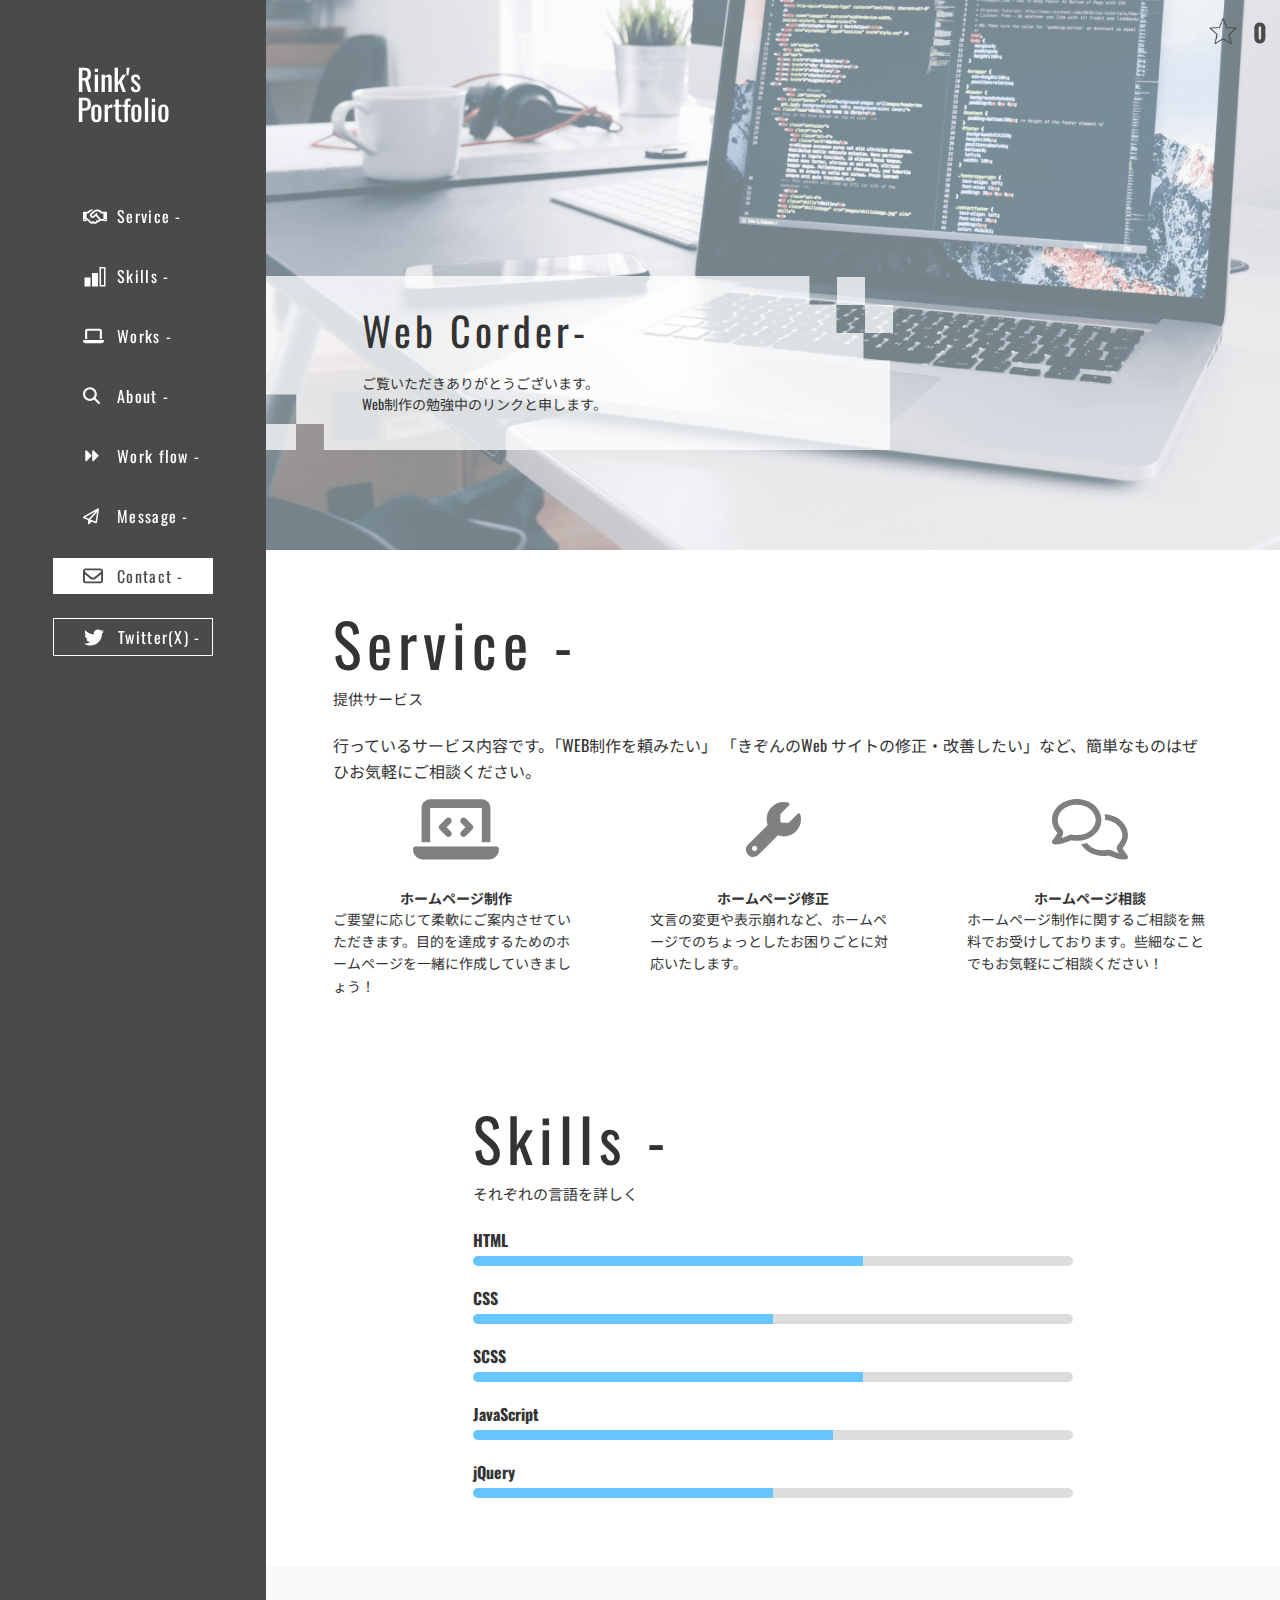
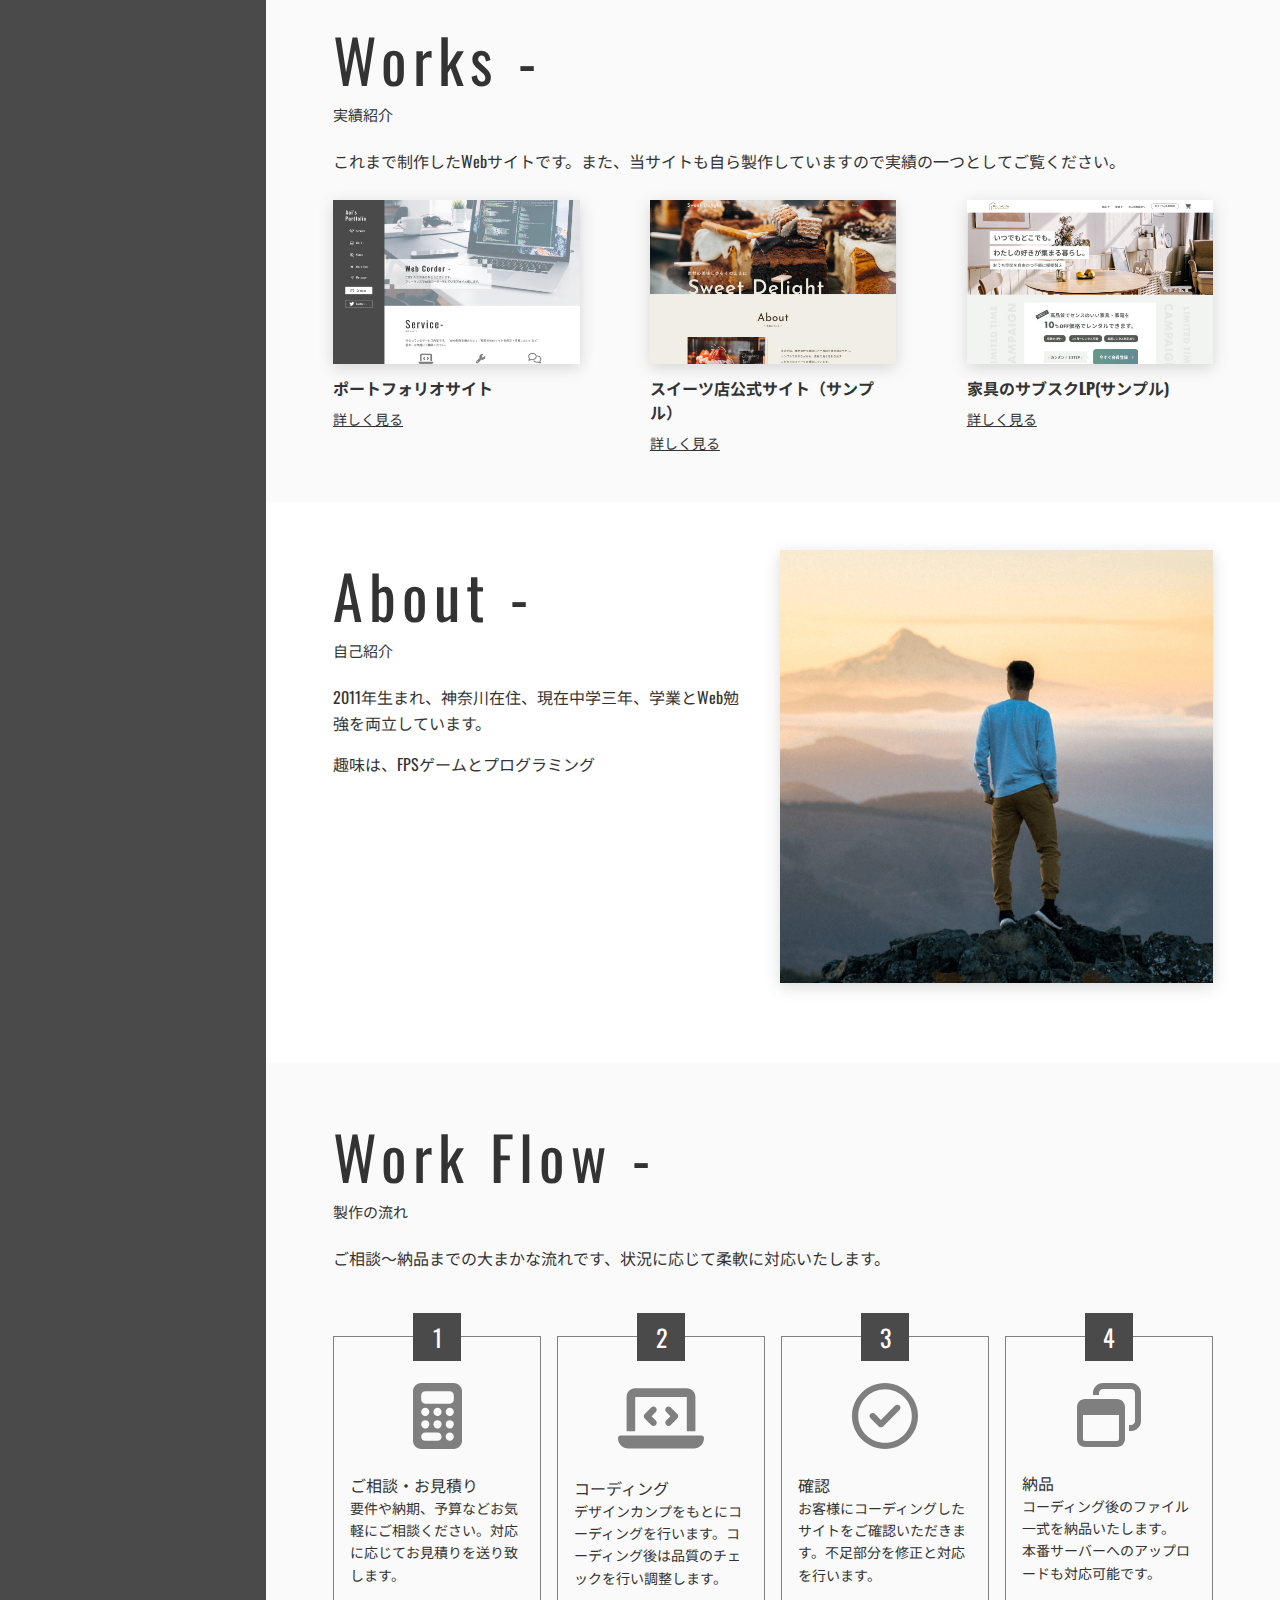
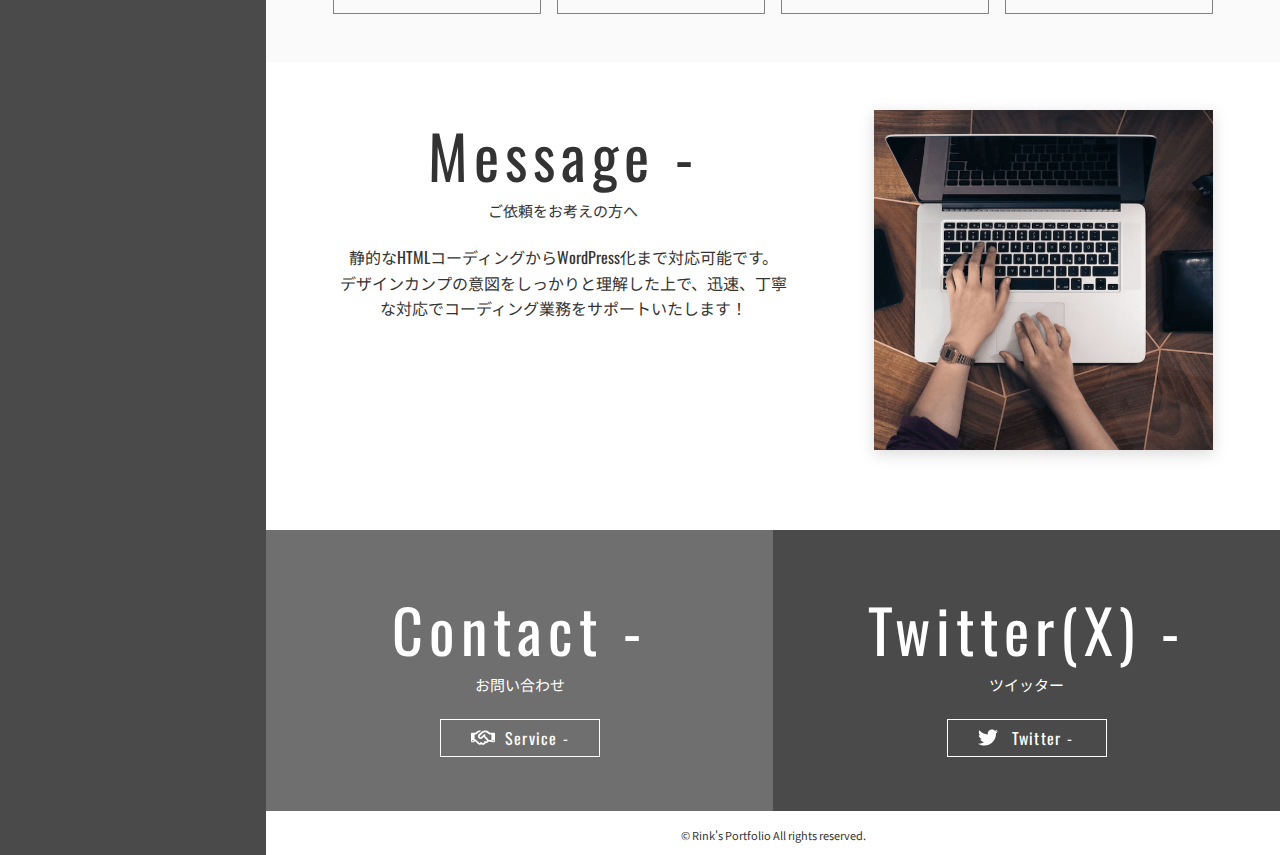
<file: rinku_po-toforio_practice/index.html>
<!DOCTYPE html>
<html lang="ja">
  <head>
    <meta charset="UTF-8" />
    <meta name="viewport" content="width=device-width, initial-scale=1.0" />
    <!-- 検索にヒットさせない -->
    <meta name="robots" content="noindex" />
    <title>Web制作を行っているリンクのポートフォリオサイト</title>
    <meta
      name="description"
      content="フリーランスWEBコーダーのリンクのポートフォリオサイトです。「WEB制作を積みたい」 「既存の」WEB子サイトの修正・改善したい」などぜひ
    お気軽にご連絡ください。"
    />

    <!-- Google Fonts -->
    <link rel="preconnect" href="https://fonts.googleapis.com" />
    <link rel="preconnect" href="https://fonts.gstatic.com" crossorigin />
    <link
      href="https://fonts.googleapis.com/css2?family=Noto+Sans+JP:wght@100..900&family=Oswald:wght@200..700&display=swap"
      rel="stylesheet"
    />

    <!-- スタイルシート -->
    <link rel="stylesheet" href="./css/reset.css" />
    <link rel="stylesheet" href="./css/style.css" />
  </head>
  <body>
    <div class="wrapper">
      <header class="header">
        <div class="header-container">
          <div class="header-logo">Rink's<br />Portfolio</div>
          <button
            type="button"
            id="js-button-drawer"
            class="header-menu-button"
          >
            Menu
          </button>

          <div id="js-drawer" class="header-contents"></div>
          <nav class="header-nav">
            <ul class="header-nav-list">
              <li class="header-nav-item">
                <a href="#service" class="header-nav-link button">
                  <span class="button-icon">
                    <svg
                      width="24"
                      height="15"
                      viewBox="0 0 24 15"
                      fill="none"
                      xmlns="http://www.w3.org/2000/svg"
                    >
                      <path
                        d="M10.2075 0.428596L8.29125 2.33175C7.7175 2.48818 7.185 2.77495 6.735 3.16974L5.7375 4.05241C5.355 4.39133 4.85625 4.57755 4.3425 4.57755H3.6V9.34475C4.365 9.3671 5.0925 9.67622 5.63625 10.2163L6.97125 11.5421L7.23375 11.8028L8.24625 12.8084C8.47875 13.0393 8.86125 13.0393 9.09375 12.8084C9.1575 12.7451 9.20625 12.6706 9.2325 12.5924C9.3375 12.3056 9.58125 12.0896 9.88125 12.0226C10.1813 11.9555 10.4963 12.0449 10.7138 12.2647L11.1188 12.6594C11.5538 13.0915 12.2588 13.0915 12.69 12.6594C12.8925 12.4583 13.0013 12.2013 13.0125 11.9369C13.0275 11.6092 13.2225 11.3187 13.5225 11.1771C13.8225 11.0356 14.1713 11.0654 14.4375 11.2554C14.79 11.5049 15.2813 11.4714 15.5963 11.1585C15.9488 10.8084 15.9488 10.2423 15.5963 9.89596L12.7538 7.07288L11.4112 8.30193C10.3875 9.24047 8.81625 9.25537 7.77375 8.33545C6.585 7.28517 6.55875 5.45278 7.71375 4.36899L10.3425 1.90345C11.37 0.94256 12.7275 0.40625 14.1413 0.40625C15.495 0.40625 16.8038 0.901592 17.8125 1.79172L18.9413 2.78985H20.4H21.9H23.4C23.73 2.78985 24 3.05801 24 3.38575V11.1325C24 11.7917 23.4638 12.3243 22.8 12.3243H21.6C21.1575 12.3243 20.7675 12.0859 20.5613 11.7284H17.3775C17.25 11.9779 17.0813 12.2162 16.8713 12.4248C16.23 13.0617 15.3413 13.3112 14.5088 13.1734C14.3738 13.4453 14.19 13.6985 13.9613 13.9257C12.9375 14.9425 11.3363 15.043 10.1963 14.2274C9.255 15.0021 7.8525 14.9537 6.97125 14.0747L5.9625 13.0691L5.7 12.8084L4.365 11.4825C4.15875 11.2777 3.88875 11.1585 3.6 11.1362C3.6 11.7917 3.06 12.3243 2.4 12.3243H1.2C0.53625 12.3243 0 11.7917 0 11.1325V3.38575C0 3.05801 0.27 2.78985 0.6 2.78985H2.1H3.6H4.3425C4.4175 2.78985 4.48875 2.76378 4.54125 2.71536L5.535 1.83641C6.58125 0.91649 7.9275 0.40625 9.32625 0.40625H9.7125C9.8775 0.40625 10.0463 0.413699 10.2075 0.428596ZM20.4 9.94065V4.57755H18.6C18.3788 4.57755 18.165 4.49561 18.0038 4.35036L16.62 3.12877C15.9375 2.52542 15.0563 2.19395 14.1413 2.19395C13.1888 2.19395 12.2738 2.55522 11.58 3.20326L8.95125 5.66879C8.565 6.03378 8.5725 6.6483 8.97 6.9984C9.31875 7.30752 9.8475 7.30007 10.1888 6.98722L12.885 4.51424C13.2488 4.17904 13.8188 4.20139 14.1563 4.56638C14.4938 4.93137 14.4713 5.49375 14.1038 5.82894L14.0738 5.85874L16.8638 8.62967C17.2388 9.00211 17.4825 9.46021 17.5913 9.93693H20.4V9.94065ZM2.4 10.5366C2.4 10.3785 2.33679 10.2269 2.22426 10.1152C2.11174 10.0034 1.95913 9.94065 1.8 9.94065C1.64087 9.94065 1.48826 10.0034 1.37574 10.1152C1.26321 10.2269 1.2 10.3785 1.2 10.5366C1.2 10.6946 1.26321 10.8462 1.37574 10.9579C1.48826 11.0697 1.64087 11.1325 1.8 11.1325C1.95913 11.1325 2.11174 11.0697 2.22426 10.9579C2.33679 10.8462 2.4 10.6946 2.4 10.5366ZM22.2 11.1325C22.3591 11.1325 22.5117 11.0697 22.6243 10.9579C22.7368 10.8462 22.8 10.6946 22.8 10.5366C22.8 10.3785 22.7368 10.2269 22.6243 10.1152C22.5117 10.0034 22.3591 9.94065 22.2 9.94065C22.0409 9.94065 21.8883 10.0034 21.7757 10.1152C21.6632 10.2269 21.6 10.3785 21.6 10.5366C21.6 10.6946 21.6632 10.8462 21.7757 10.9579C21.8883 11.0697 22.0409 11.1325 22.2 11.1325Z"
                        class="button-icon-path"
                      />
                    </svg>
                  </span>
                  <span class="button-text">Service -</span>
                </a>
              </li>
              <li class="header-nav-item">
                <a href="#Skills" class="header-nav-link button">
                  <span class="button-icon">
                    <svg
                      fill="#fff"
                      width="24px"
                      height="24px"
                      viewBox="0 0 32 32"
                      id="icon"
                      xmlns="http://www.w3.org/2000/svg"
                    >
                      <defs>
                        <style>
                          .cls-1 {
                            fill: none;
                          }
                        </style>
                      </defs>
                      <title>skill-level--intermediate</title>
                      <path
                        d="M30,30H22V4h8Zm-6-2h4V6H24Z"
                        class="button-icon-path"
                      />
                      <path d="M20,30H12V12h8Z" class="button-icon-path" />
                      <path d="M10,30H2V18h8Z" class="button-icon-path" />
                      <rect
                        id="_Transparent_Rectangle_"
                        data-name="&lt;Transparent Rectangle&gt;"
                        class="cls-1"
                        width="32"
                        height="32"
                      />
                    </svg>
                  </span>
                  <span class="button-text">Skills -</span>
                </a>
              </li>
              <li class="header-nav-item">
                <a href="#Works" class="header-nav-link button">
                  <span class="button-icon">
                    <svg
                      width="21"
                      height="16"
                      viewBox="0 0 21 16"
                      fill="none"
                      xmlns="http://www.w3.org/2000/svg"
                    >
                      <path
                        d="M4.2 0.635498C3.04172 0.635498 2.1 1.57078 2.1 2.72115V11.0638H4.2V2.72115H16.8V11.0638H18.9V2.72115C18.9 1.57078 17.9583 0.635498 16.8 0.635498H4.2ZM0.63 12.1066C0.282187 12.1066 0 12.3868 0 12.7323C0 14.114 1.12875 15.2351 2.52 15.2351H18.48C19.8712 15.2351 21 14.114 21 12.7323C21 12.3868 20.7178 12.1066 20.37 12.1066H0.63Z"
                        class="button-icon-path"
                      />
                    </svg>
                  </span>
                  <span class="button-text">Works -</span>
                </a>
              </li>
              <li class="header-nav-item">
                <a href="#About" class="header-nav-link button">
                  <span class="button-icon">
                    <svg
                      width="17"
                      height="18"
                      viewBox="0 0 17 18"
                      fill="none"
                      xmlns="http://www.w3.org/2000/svg"
                    >
                      <path
                        d="M13.8125 7.04143C13.8125 8.55504 13.3178 9.95324 12.4844 11.0876L16.6879 15.2657C17.1029 15.6779 17.1029 16.3473 16.6879 16.7595C16.2729 17.1717 15.5988 17.1717 15.1838 16.7595L10.9803 12.5814C9.83808 13.4124 8.43027 13.9005 6.90625 13.9005C3.09121 13.9005 0 10.8304 0 7.04143C0 3.25246 3.09121 0.182373 6.90625 0.182373C10.7213 0.182373 13.8125 3.25246 13.8125 7.04143ZM6.90625 11.79C7.53413 11.79 8.15587 11.6672 8.73595 11.4285C9.31604 11.1899 9.84312 10.8401 10.2871 10.3992C10.7311 9.95824 11.0833 9.43476 11.3235 8.85863C11.5638 8.28251 11.6875 7.66502 11.6875 7.04143C11.6875 6.41784 11.5638 5.80035 11.3235 5.22423C11.0833 4.64811 10.7311 4.12463 10.2871 3.68368C9.84312 3.24273 9.31604 2.89296 8.73595 2.65432C8.15587 2.41568 7.53413 2.29285 6.90625 2.29285C6.27837 2.29285 5.65663 2.41568 5.07654 2.65432C4.49646 2.89296 3.96938 3.24273 3.5254 3.68368C3.08142 4.12463 2.72923 4.64811 2.48895 5.22423C2.24867 5.80035 2.125 6.41784 2.125 7.04143C2.125 7.66502 2.24867 8.28251 2.48895 8.85863C2.72923 9.43476 3.08142 9.95824 3.5254 10.3992C3.96938 10.8401 4.49646 11.1899 5.07654 11.4285C5.65663 11.6672 6.27837 11.79 6.90625 11.79Z"
                        class="button-icon-path"
                      />
                    </svg>
                  </span>
                  <span class="button-text">About -</span>
                </a>
              </li>
              <li class="header-nav-item">
                <a href="#flow" class="header-nav-link button">
                  <span class="button-icon">
                    <svg
                      width="16"
                      height="16"
                      viewBox="0 0 16 16"
                      fill="none"
                      xmlns="http://www.w3.org/2000/svg"
                    >
                      <path
                        d="M8.43454 7.15642C8.7598 7.47765 8.7598 8.00275 8.43455 8.32398L3.65356 13.0459C3.13521 13.5578 2.25649 13.1906 2.25649 12.4621L2.25649 3.01832C2.25649 2.28979 3.13521 1.92261 3.65355 2.43454L8.43454 7.15642Z"
                        class="button-icon-path"
                      />
                      <path
                        d="M15.4089 7.15642C15.7342 7.47765 15.7342 8.00275 15.4089 8.32398L10.6279 13.0459C10.1096 13.5578 9.23085 13.1906 9.23085 12.4621L9.23085 3.01832C9.23085 2.28979 10.1096 1.92261 10.6279 2.43454L15.4089 7.15642Z"
                        class="button-icon-path"
                      />
                    </svg>
                  </span>
                  <span class="button-text">Work flow -</span>
                </a>
              </li>
              <li class="header-nav-item">
                <a href="#message" class="header-nav-link button">
                  <span class="button-icon">
                    <svg
                      width="16"
                      height="17"
                      viewBox="0 0 16 17"
                      fill="none"
                      xmlns="http://www.w3.org/2000/svg"
                    >
                      <path
                        d="M0.502817 8.41785C-0.203433 8.81822 -0.137808 9.88587 0.615317 10.1962L4.99969 12.0119V15.2179C4.99969 15.7797 5.45594 16.2328 6.02157 16.2328C6.32469 16.2328 6.61219 16.0994 6.80594 15.8666L8.74344 13.5606L12.6153 15.1621C13.2059 15.4073 13.8903 15.0224 13.9872 14.3955L15.9872 1.4843C16.0466 1.10876 15.8809 0.730116 15.5653 0.515964C15.2497 0.301812 14.8372 0.28319 14.5028 0.472513L0.502817 8.41785ZM2.13094 9.20928L12.8028 3.15406L5.94032 10.7704L5.97782 10.8014L2.13094 9.20928ZM12.6028 13.5451L7.39657 11.388L14.0872 3.96101L12.6028 13.5451Z"
                        class="button-icon-path"
                      />
                    </svg>
                  </span>
                  <span class="button-text">Message -</span>
                </a>
              </li>
              <li class="header-nav-item">
                <a
                  href="https://mail.google.com/mail/?view=cm&fs=1&to=shomappy214@gmail.//h抜き表示させない//com"
                  target="_blank"
                  class="header-nav-link button button--bg"
                >
                  <span class="button-icon">
                    <svg
                      width="20"
                      height="16"
                      viewBox="0 0 20 16"
                      fill="none"
                      xmlns="http://www.w3.org/2000/svg"
                    >
                      <path
                        d="M2.5 2.28406C2.15625 2.28406 1.875 2.56339 1.875 2.90479V3.76217L8.61328 9.25563C9.42188 9.91515 10.582 9.91515 11.3906 9.25563L18.125 3.76217V2.90479C18.125 2.56339 17.8438 2.28406 17.5 2.28406H2.5ZM1.875 6.17138V12.8365C1.875 13.1779 2.15625 13.4572 2.5 13.4572H17.5C17.8438 13.4572 18.125 13.1779 18.125 12.8365V6.17138L12.5781 10.6949C11.0781 11.917 8.91797 11.917 7.42188 10.6949L1.875 6.17138ZM0 2.90479C0 1.53531 1.12109 0.421875 2.5 0.421875H17.5C18.8789 0.421875 20 1.53531 20 2.90479V12.8365C20 14.2059 18.8789 15.3194 17.5 15.3194H2.5C1.12109 15.3194 0 14.2059 0 12.8365V2.90479Z"
                        class="button-icon-path button-icon-path--contact"
                        fill="#4A4A4A"
                      />
                    </svg>
                  </span>
                  <span class="button-text">Contact -</span>
                </a>
              </li>
              <li class="header-nav-item">
                <a
                  href="#Twitter"
                  class="header-nav-link button button--border"
                >
                  <span class="button-icon">
                    <svg
                      width="20"
                      height="21"
                      viewBox="0 0 20 21"
                      fill="none"
                      xmlns="http://www.w3.org/2000/svg"
                    >
                      <path
                        d="M17.9441 6.40799C17.9568 6.58444 17.9568 6.76092 17.9568 6.93736C17.9568 12.3191 13.8325 18.5201 6.29441 18.5201C3.97207 18.5201 1.81473 17.8521 0 16.6926C0.329961 16.7304 0.647187 16.743 0.989844 16.743C2.90605 16.743 4.67004 16.1002 6.07867 15.0037C4.27664 14.9659 2.76648 13.7937 2.24617 12.1805C2.5 12.2183 2.75379 12.2435 3.02031 12.2435C3.38832 12.2435 3.75637 12.193 4.09898 12.1049C2.22082 11.7267 0.812148 10.0883 0.812148 8.10949V8.05909C1.35781 8.36158 1.99238 8.55063 2.66492 8.57581C1.56086 7.84479 0.837539 6.59704 0.837539 5.18543C0.837539 4.42922 1.04055 3.73602 1.3959 3.13105C3.41367 5.60136 6.44668 7.21459 9.84766 7.39107C9.78422 7.08858 9.74613 6.77353 9.74613 6.45843C9.74613 4.21496 11.5736 2.38745 13.8451 2.38745C15.0253 2.38745 16.0913 2.87899 16.84 3.67302C17.7664 3.49658 18.6547 3.15626 19.4416 2.68994C19.137 3.63523 18.4898 4.42926 17.6395 4.93337C18.4644 4.84519 19.2639 4.61827 19.9999 4.30322C19.4416 5.10981 18.7436 5.82819 17.9441 6.40799Z"
                        class="button-icon-path"
                      />
                    </svg>
                  </span>
                  <span class="button-text">Twitter(X) -</span>
                </a>
              </li>
            </ul>
          </nav>
        </div>
      </header>

      <div class="header-inner">
        <div class="rating">
          <img src="./img/hyouka2.png" alt="評価" class="rating-icon" />
          <span class="rating-count">0</span>
        </div>
      </div>

      <main class="main">
        <div class="fv">
          <picture class="fv-img">
            <source media="(min-width: 768px)" srcset="./img/img_fv.png" />
            <img src="./img/sp/img_fv.png" alt="" />
          </picture>
          <div class="fv-contents">
            <h1 class="fv-heading">
              <span class="fv-heading-main">Web Corder-</span>
              <span class="fv-heading-sub"
                >ご覧いただきありがとうございます。<br />Web制作の勉強中のリンクと申します。</span
              >
            </h1>
          </div>
        </div>

        <section id="service" class="section service">
          <div class="section-inner">
            <h2 class="section-head">
              <span class="section-head-main">Service -</span>
              <span class="section-head-sub">提供サービス</span>
            </h2>
            <p class="section-lead-text">
              行っているサービス内容です。「WEB制作を頼みたい」 「きぞんのWeb
              サイトの修正・改善したい」など、簡単なものはぜひお気軽にご相談ください。
            </p>
            <div class="section-contents">
              <ul class="service-list">
                <li class="service-item">
                  <div class="service-item-img">
                    <img src="./img/img_service1.svg" alt="" />
                  </div>
                  <h3 class="service-item-name">ホームページ制作</h3>
                  <p class="service-item-text">
                    ご要望に応じて柔軟にご案内させていただきます。目的を達成するためのホームページを一緒に作成していきましょう！
                  </p>
                </li>
                <li class="service-item">
                  <div class="service-item-img">
                    <img src="./img/img_service2.svg" alt="" />
                  </div>
                  <h3 class="service-item-name">ホームページ修正</h3>
                  <p class="service-item-text">
                    文言の変更や表示崩れなど、ホームページでのちょっとしたお困りごとに対応いたします。
                  </p>
                </li>
                <li class="service-item">
                  <div class="service-item-img">
                    <img src="./img/img_service3.svg" alt="" />
                  </div>
                  <h3 class="service-item-name">ホームページ相談</h3>
                  <p class="service-item-text">
                    ホームページ制作に関するご相談を無料でお受けしております。些細なことでもお気軽にご相談ください！
                  </p>
                </li>
              </ul>
            </div>
          </div>
        </section>

        <section class="section">
          <div id="Skills" class="skills">
            <h2 class="section-head">
              <span class="section-head-main">Skills -</span>
              <span class="section-head-sub">それぞれの言語を詳しく</span>
            </h2>
            <div class="skill">
              <span class="skill-name">HTML</span>
              <div class="skill-bar"><div class="skill-level html"></div></div>
              <p class="skill-text">タグの管理やクラス分け、書いてあるコードの理解、基礎的なものができます。</p>
            </div>

            <div class="skill">
              <span class="skill-name">CSS</span>
              <div class="skill-bar"><div class="skill-level css"></div></div>
              <p class="skill-text">レスポシブ対応、位置の調整、フォントの色・サイズ基礎的なものができます。</p>
            </div>

            <div class="skill">
              <span class="skill-name">SCSS</span>
              <div class="skill-bar"><div class="skill-level scss"></div></div>
              <p class="skill-text">ネストや細かな指定、CSSと同じくらいできます。</p>
            </div>

            <div class="skill">
              <span class="skill-name">JavaScript</span>
              <div class="skill-bar"><div class="skill-level js"></div></div>
              <p class="skill-text">アニメーションや基礎的な文法ができます</p>
            </div>

            <div class="skill">
              <span class="skill-name">jQuery</span>
              <div class="skill-bar">
                <div class="skill-level jQuery"></div>
              </div>
              <p class="skill-text">イベント監視や使いやすい動きができます。</p>
            </div>
          </div>
        </section>

        <section id="Works" class="section works">
          <div class="section-inner">
            <h2 class="section-head">
              <span class="section-head-main">Works -</span>
              <span class="section-head-sub">実績紹介</span>
            </h2>
            <p class="section-lead-text">
              これまで制作したWebサイトです。また、当サイトも自ら製作していますので実績の一つとしてご覧ください。
            </p>
            <div class="section-contents">
              <ul class="works-list">
                <li class="works-item">
                  <div class="works-item-img">
                    <img src="./img/img_works1.jpg" alt="" />
                  </div>
                  <h3 class="works-item-name">ポートフォリオサイト</h3>
                  <a href="#" class="works-item-link">詳しく見る</a>
                </li>
                <li class="works-item">
                  <div class="works-item-img">
                    <img src="./img/img_works2.jpg" alt="" />
                  </div>
                  <h3 class="works-item-name">
                    スイーツ店公式サイト（サンプル）
                  </h3>
                  <a href="#" target="_blank" class="works-item-link"
                    >詳しく見る</a
                  >
                </li>
                <li class="works-item">
                  <div class="works-item-img">
                    <img src="./img/img_works3.jpg" alt="" />
                  </div>
                  <h3 class="works-item-name">家具のサブスクLP(サンプル)</h3>
                  <a href="#" target="_blank" class="works-item-link"
                    >詳しく見る</a
                  >
                </li>
              </ul>
            </div>
          </div>
        </section>

        <section id="About" class="section about">
          <div class="section-inner">
            <div class="about-container">
              <div class="about-img">
                <img src="./img/img_about.png" alt="" />
              </div>
              <div class="about-text-contents">
                <h2 class="section-head">
                  <span class="section-head-main">About -</span>
                  <span class="section-head-sub">自己紹介</span>
                </h2>
                <p class="about-text">
                  2011年生まれ、神奈川在住、現在中学三年、学業とWeb勉強を両立しています。
                </p>
                <p class="about-text">趣味は、FPSゲームとプログラミング</p>
              </div>
            </div>
          </div>
        </section>

        <section id="flow" class="section flow">
          <div class="section-inner">
            <h2 class="section-head">
              <span class="section-head-main">Work Flow -</span>
              <span class="section-head-sub">製作の流れ</span>
            </h2>
            <p class="section-lead-text">
              ご相談～納品までの大まかな流れです、状況に応じて柔軟に対応いたします。
            </p>
            <div class="section-contents">
              <ol class="flow-list">
                <li class="flow-item">
                  <p class="flow-item-num">1</p>
                  <div class="flow-item-img">
                    <img src="./img/img_flow1.svg" alt="" />
                  </div>
                  <h3 class="flow-item-nume">ご相談・お見積り</h3>
                  <p class="flow-item-text">
                    要件や納期、予算などお気軽にご相談ください。対応に応じてお見積りを送り致します。
                  </p>
                </li>
                <li class="flow-item">
                  <p class="flow-item-num">2</p>
                  <div class="flow-item-img">
                    <img src="./img/img_flow2.svg" alt="" />
                  </div>
                  <h3 class="flow-item-nume">コーディング</h3>
                  <p class="flow-item-text">
                    デザインカンプをもとにコーディングを行います。コーディング後は品質のチェックを行い調整します。
                  </p>
                </li>
                <li class="flow-item">
                  <p class="flow-item-num">3</p>
                  <div class="flow-item-img">
                    <img src="./img/img_flow3.svg" alt="" />
                  </div>
                  <h3 class="flow-item-nume">確認</h3>
                  <p class="flow-item-text">
                    お客様にコーディングしたサイトをご確認いただきます。不足部分を修正と対応を行います。
                  </p>
                </li>
                <li class="flow-item">
                  <p class="flow-item-num">4</p>
                  <div class="flow-item-img">
                    <img src="./img/img_flow4.svg" alt="" />
                  </div>
                  <h3 class="flow-item-nume">納品</h3>
                  <p class="flow-item-text">
                    コーディング後のファイル一式を納品いたします。<br />本番サーバーへのアップロードも対応可能です。
                  </p>
                </li>
              </ol>
            </div>
          </div>
        </section>

        <section id="message" class="section message">
          <div class="section-inner">
            <div class="message-container">
              <div class="message-img">
                <img src="./img/img_message.png" alt="" />
              </div>

              <div class="message-text-contents"></div>
              <div class="message-text-block">
                <h2 class="section-head">
                  <span class="section-head-main">Message -</span>
                  <span class="section-head-sub">ご依頼をお考えの方へ</span>
                </h2>
                <p class="message-text">
                  静的なHTMLコーディングからWordPress化まで対応可能です。<br />
                  デザインカンプの意図をしっかりと理解した上で、迅速、丁寧な対応でコーディング業務をサポートいたします！
                </p>
              </div>
            </div>
          </div>
        </section>

        <div class="page-bottom">
          <div id="#Contact" class="page-bottom-item page-bottom-item--contact">
            <h2 class="section-head section-head--center">
              <span class="section-head-main">Contact -</span>
              <span class="section-head-sub">お問い合わせ</span>
            </h2>
            <a
              href="ttps://mail.google.com/mail/?view=cm&fs=1&to=shomappy214@gmail.//h抜き表示させない//com"
              target="_blank"
              class="page-bottom-button button button--border"
            >
              <span class="button-icon">
                <svg
                  width="24"
                  height="15"
                  viewBox="0 0 24 15"
                  fill="none"
                  xmlns="http://www.w3.org/2000/svg"
                >
                  <path
                    d="M10.2075 0.428596L8.29125 2.33175C7.7175 2.48818 7.185 2.77495 6.735 3.16974L5.7375 4.05241C5.355 4.39133 4.85625 4.57755 4.3425 4.57755H3.6V9.34475C4.365 9.3671 5.0925 9.67622 5.63625 10.2163L6.97125 11.5421L7.23375 11.8028L8.24625 12.8084C8.47875 13.0393 8.86125 13.0393 9.09375 12.8084C9.1575 12.7451 9.20625 12.6706 9.2325 12.5924C9.3375 12.3056 9.58125 12.0896 9.88125 12.0226C10.1813 11.9555 10.4963 12.0449 10.7138 12.2647L11.1188 12.6594C11.5538 13.0915 12.2588 13.0915 12.69 12.6594C12.8925 12.4583 13.0013 12.2013 13.0125 11.9369C13.0275 11.6092 13.2225 11.3187 13.5225 11.1771C13.8225 11.0356 14.1713 11.0654 14.4375 11.2554C14.79 11.5049 15.2813 11.4714 15.5963 11.1585C15.9488 10.8084 15.9488 10.2423 15.5963 9.89596L12.7538 7.07288L11.4112 8.30193C10.3875 9.24047 8.81625 9.25537 7.77375 8.33545C6.585 7.28517 6.55875 5.45278 7.71375 4.36899L10.3425 1.90345C11.37 0.94256 12.7275 0.40625 14.1413 0.40625C15.495 0.40625 16.8038 0.901592 17.8125 1.79172L18.9413 2.78985H20.4H21.9H23.4C23.73 2.78985 24 3.05801 24 3.38575V11.1325C24 11.7917 23.4638 12.3243 22.8 12.3243H21.6C21.1575 12.3243 20.7675 12.0859 20.5613 11.7284H17.3775C17.25 11.9779 17.0813 12.2162 16.8713 12.4248C16.23 13.0617 15.3413 13.3112 14.5088 13.1734C14.3738 13.4453 14.19 13.6985 13.9613 13.9257C12.9375 14.9425 11.3363 15.043 10.1963 14.2274C9.255 15.0021 7.8525 14.9537 6.97125 14.0747L5.9625 13.0691L5.7 12.8084L4.365 11.4825C4.15875 11.2777 3.88875 11.1585 3.6 11.1362C3.6 11.7917 3.06 12.3243 2.4 12.3243H1.2C0.53625 12.3243 0 11.7917 0 11.1325V3.38575C0 3.05801 0.27 2.78985 0.6 2.78985H2.1H3.6H4.3425C4.4175 2.78985 4.48875 2.76378 4.54125 2.71536L5.535 1.83641C6.58125 0.91649 7.9275 0.40625 9.32625 0.40625H9.7125C9.8775 0.40625 10.0463 0.413699 10.2075 0.428596ZM20.4 9.94065V4.57755H18.6C18.3788 4.57755 18.165 4.49561 18.0038 4.35036L16.62 3.12877C15.9375 2.52542 15.0563 2.19395 14.1413 2.19395C13.1888 2.19395 12.2738 2.55522 11.58 3.20326L8.95125 5.66879C8.565 6.03378 8.5725 6.6483 8.97 6.9984C9.31875 7.30752 9.8475 7.30007 10.1888 6.98722L12.885 4.51424C13.2488 4.17904 13.8188 4.20139 14.1563 4.56638C14.4938 4.93137 14.4713 5.49375 14.1038 5.82894L14.0738 5.85874L16.8638 8.62967C17.2388 9.00211 17.4825 9.46021 17.5913 9.93693H20.4V9.94065ZM2.4 10.5366C2.4 10.3785 2.33679 10.2269 2.22426 10.1152C2.11174 10.0034 1.95913 9.94065 1.8 9.94065C1.64087 9.94065 1.48826 10.0034 1.37574 10.1152C1.26321 10.2269 1.2 10.3785 1.2 10.5366C1.2 10.6946 1.26321 10.8462 1.37574 10.9579C1.48826 11.0697 1.64087 11.1325 1.8 11.1325C1.95913 11.1325 2.11174 11.0697 2.22426 10.9579C2.33679 10.8462 2.4 10.6946 2.4 10.5366ZM22.2 11.1325C22.3591 11.1325 22.5117 11.0697 22.6243 10.9579C22.7368 10.8462 22.8 10.6946 22.8 10.5366C22.8 10.3785 22.7368 10.2269 22.6243 10.1152C22.5117 10.0034 22.3591 9.94065 22.2 9.94065C22.0409 9.94065 21.8883 10.0034 21.7757 10.1152C21.6632 10.2269 21.6 10.3785 21.6 10.5366C21.6 10.6946 21.6632 10.8462 21.7757 10.9579C21.8883 11.0697 22.0409 11.1325 22.2 11.1325Z"
                    class="button-icon-path"
                  />
                </svg>
              </span>
              <span class="button-text">Service -</span>
            </a>
          </div>
          <div class="page-bottom-item page-bottom-item--twitter">
            <h2 class="section-head section-head--center">
              <span class="section-head-main">Twitter(X) -</span>
              <span class="section-head-sub">ツイッター </span>
            </h2>
            <a
              href="#"
              target="_blank"
              class="page-bottom-button button button--border"
            >
              <span class="button-icon">
                <svg
                  width="20"
                  height="21"
                  viewBox="0 0 20 21"
                  fill="none"
                  xmlns="http://www.w3.org/2000/svg"
                >
                  <path
                    d="M17.9441 6.40799C17.9568 6.58444 17.9568 6.76092 17.9568 6.93736C17.9568 12.3191 13.8325 18.5201 6.29441 18.5201C3.97207 18.5201 1.81473 17.8521 0 16.6926C0.329961 16.7304 0.647187 16.743 0.989844 16.743C2.90605 16.743 4.67004 16.1002 6.07867 15.0037C4.27664 14.9659 2.76648 13.7937 2.24617 12.1805C2.5 12.2183 2.75379 12.2435 3.02031 12.2435C3.38832 12.2435 3.75637 12.193 4.09898 12.1049C2.22082 11.7267 0.812148 10.0883 0.812148 8.10949V8.05909C1.35781 8.36158 1.99238 8.55063 2.66492 8.57581C1.56086 7.84479 0.837539 6.59704 0.837539 5.18543C0.837539 4.42922 1.04055 3.73602 1.3959 3.13105C3.41367 5.60136 6.44668 7.21459 9.84766 7.39107C9.78422 7.08858 9.74613 6.77353 9.74613 6.45843C9.74613 4.21496 11.5736 2.38745 13.8451 2.38745C15.0253 2.38745 16.0913 2.87899 16.84 3.67302C17.7664 3.49658 18.6547 3.15626 19.4416 2.68994C19.137 3.63523 18.4898 4.42926 17.6395 4.93337C18.4644 4.84519 19.2639 4.61827 19.9999 4.30322C19.4416 5.10981 18.7436 5.82819 17.9441 6.40799Z"
                    class="button-icon-path"
                  />
                </svg>
              </span>
              <span class="button-text">Twitter -</span>
            </a>
          </div>
        </div>

        <footer class="footer">
          <small class="footer-copy"
            >&copy; Rink's Portfolio All rights reserved.</small
          >
        </footer>
      </main>
    </div>

    <!-- jQuery -->
    <script src="https://ajax.googleapis.com/ajax/libs/jquery/3.7.1/jquery.min.js"></script>

    <script src="./js/index.js"></script>
  </body>
</html>
</file>
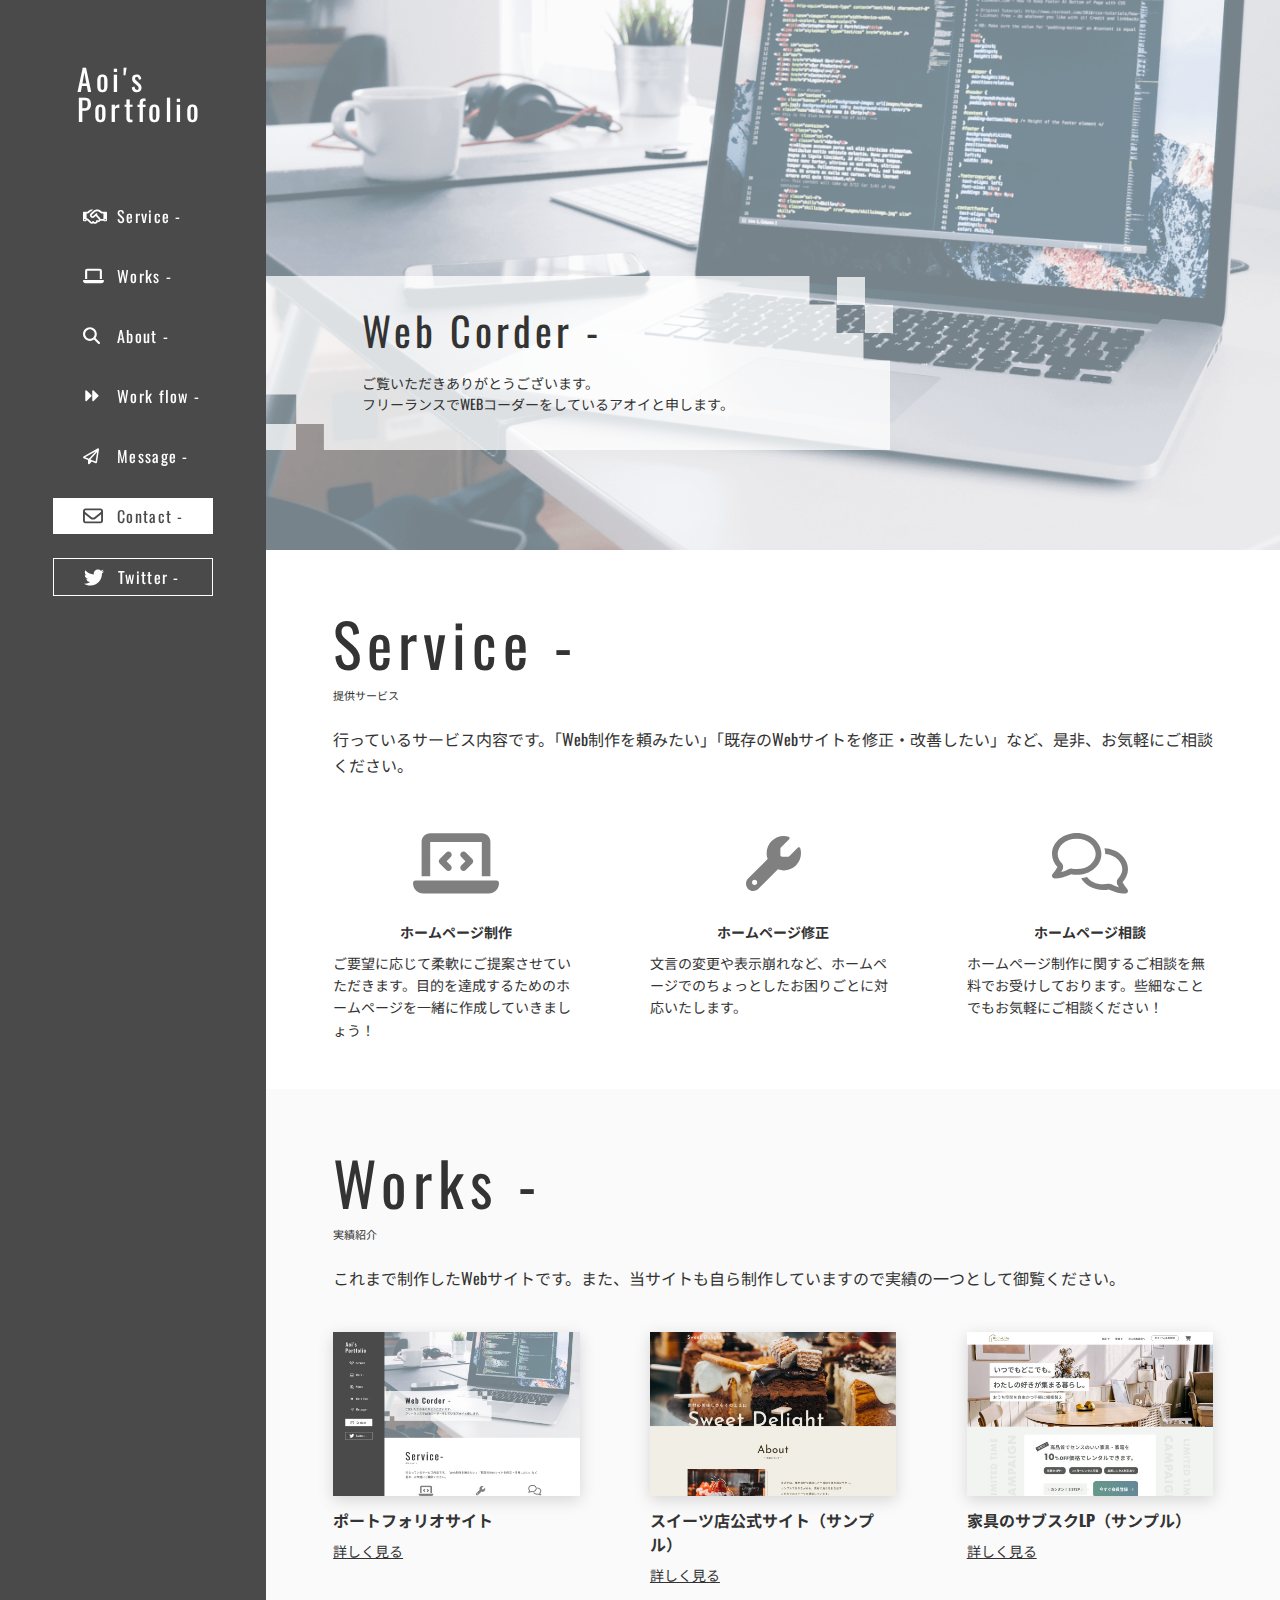
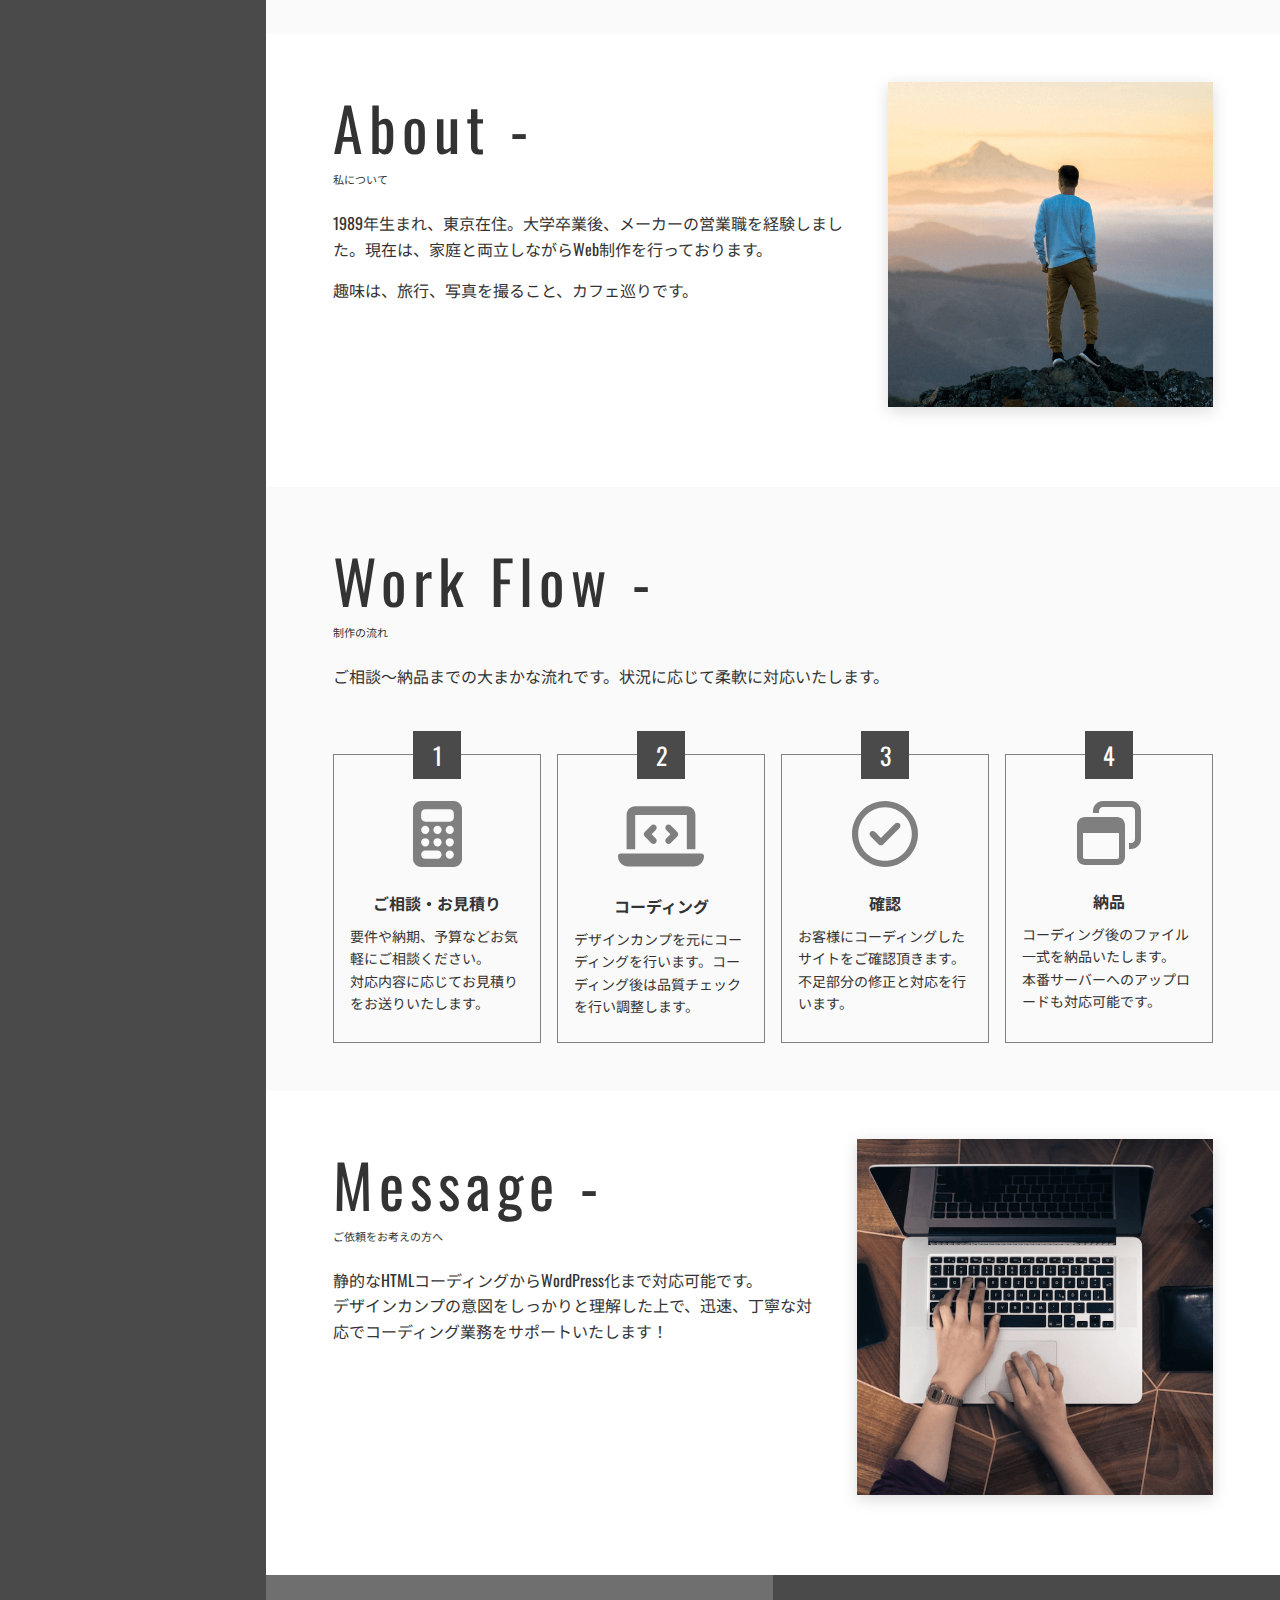
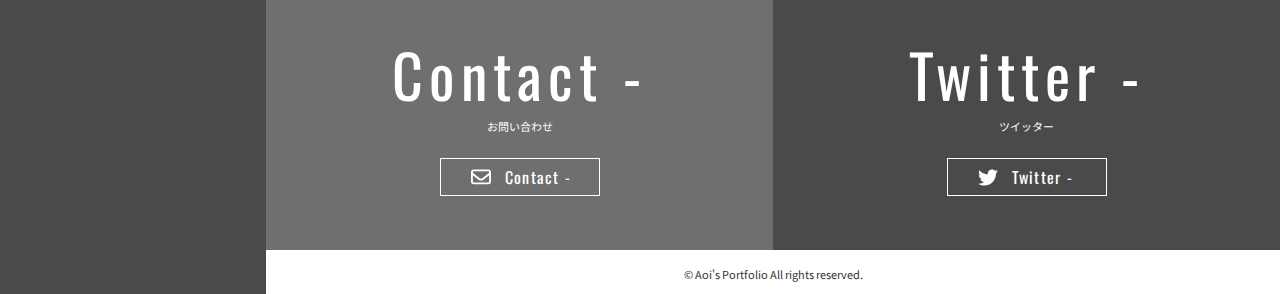
<file: rinku_po-toforio_practice/complete/complete_index.html>
<!DOCTYPE html>
<html lang="ja">
  <head>
    <meta charset="UTF-8" />
    <meta name="viewport" content="width=device-width, initial-scale=1.0" />

    <!-- 検索にヒットさせない -->
    <meta name="robots" content="noindex" />

    <title>ポートフォリオサイト</title>
    <meta
      name="description"
      content="フリーランスWEBコーダーのアオイのポートフォリオサイトです。「Web制作を頼みたい」「既存のWebサイトを修正・改善したい」などぜひ、お気軽にご相談ください。"
    />

    <!-- Google Fonts -->
    <link rel="preconnect" href="https://fonts.googleapis.com" />
    <link rel="preconnect" href="https://fonts.gstatic.com" crossorigin />
    <link
      href="https://fonts.googleapis.com/css2?family=Noto+Sans+JP:wght@400;700&family=Oswald:wght@400;500&display=swap"
      rel="stylesheet"
    />

    <!-- スタイルシート -->
    <link rel="stylesheet" href="./css/reset.css" />
    <link rel="stylesheet" href="./css/style.css" />
  </head>
  <body>
    <div class="wrapper">
      <header class="header">
        <div class="header__container">
          <div class="header__logo">Aoi's<br />Portfolio</div>
          <button
            type="button"
            id="js-button-drawer"
            class="header__menu-button"
          >
            Menu
          </button>

          <div id="js-drawer" class="header__contents">
            <nav class="header__nav">
              <ul class="header__nav-list">
                <li class="header__nav-item">
                  <a href="#service" class="header__nav-link button">
                    <span class="button__icon">
                      <svg
                        width="24"
                        height="15"
                        viewBox="0 0 24 15"
                        fill="none"
                        xmlns="http://www.w3.org/2000/svg"
                      >
                        <path
                          d="M10.2075 0.428596L8.29125 2.33175C7.7175 2.48818 7.185 2.77495 6.735 3.16974L5.7375 4.05241C5.355 4.39133 4.85625 4.57755 4.3425 4.57755H3.6V9.34475C4.365 9.3671 5.0925 9.67622 5.63625 10.2163L6.97125 11.5421L7.23375 11.8028L8.24625 12.8084C8.47875 13.0393 8.86125 13.0393 9.09375 12.8084C9.1575 12.7451 9.20625 12.6706 9.2325 12.5924C9.3375 12.3056 9.58125 12.0896 9.88125 12.0226C10.1813 11.9555 10.4963 12.0449 10.7138 12.2647L11.1188 12.6594C11.5538 13.0915 12.2588 13.0915 12.69 12.6594C12.8925 12.4583 13.0013 12.2013 13.0125 11.9369C13.0275 11.6092 13.2225 11.3187 13.5225 11.1771C13.8225 11.0356 14.1713 11.0654 14.4375 11.2554C14.79 11.5049 15.2813 11.4714 15.5963 11.1585C15.9488 10.8084 15.9488 10.2423 15.5963 9.89596L12.7538 7.07288L11.4112 8.30193C10.3875 9.24047 8.81625 9.25537 7.77375 8.33545C6.585 7.28517 6.55875 5.45278 7.71375 4.36899L10.3425 1.90345C11.37 0.94256 12.7275 0.40625 14.1413 0.40625C15.495 0.40625 16.8038 0.901592 17.8125 1.79172L18.9413 2.78985H20.4H21.9H23.4C23.73 2.78985 24 3.05801 24 3.38575V11.1325C24 11.7917 23.4638 12.3243 22.8 12.3243H21.6C21.1575 12.3243 20.7675 12.0859 20.5613 11.7284H17.3775C17.25 11.9779 17.0813 12.2162 16.8713 12.4248C16.23 13.0617 15.3413 13.3112 14.5088 13.1734C14.3738 13.4453 14.19 13.6985 13.9613 13.9257C12.9375 14.9425 11.3363 15.043 10.1963 14.2274C9.255 15.0021 7.8525 14.9537 6.97125 14.0747L5.9625 13.0691L5.7 12.8084L4.365 11.4825C4.15875 11.2777 3.88875 11.1585 3.6 11.1362C3.6 11.7917 3.06 12.3243 2.4 12.3243H1.2C0.53625 12.3243 0 11.7917 0 11.1325V3.38575C0 3.05801 0.27 2.78985 0.6 2.78985H2.1H3.6H4.3425C4.4175 2.78985 4.48875 2.76378 4.54125 2.71536L5.535 1.83641C6.58125 0.91649 7.9275 0.40625 9.32625 0.40625H9.7125C9.8775 0.40625 10.0463 0.413699 10.2075 0.428596ZM20.4 9.94065V4.57755H18.6C18.3788 4.57755 18.165 4.49561 18.0038 4.35036L16.62 3.12877C15.9375 2.52542 15.0563 2.19395 14.1413 2.19395C13.1888 2.19395 12.2738 2.55522 11.58 3.20326L8.95125 5.66879C8.565 6.03378 8.5725 6.6483 8.97 6.9984C9.31875 7.30752 9.8475 7.30007 10.1888 6.98722L12.885 4.51424C13.2488 4.17904 13.8188 4.20139 14.1563 4.56638C14.4938 4.93137 14.4713 5.49375 14.1038 5.82894L14.0738 5.85874L16.8638 8.62967C17.2388 9.00211 17.4825 9.46021 17.5913 9.93693H20.4V9.94065ZM2.4 10.5366C2.4 10.3785 2.33679 10.2269 2.22426 10.1152C2.11174 10.0034 1.95913 9.94065 1.8 9.94065C1.64087 9.94065 1.48826 10.0034 1.37574 10.1152C1.26321 10.2269 1.2 10.3785 1.2 10.5366C1.2 10.6946 1.26321 10.8462 1.37574 10.9579C1.48826 11.0697 1.64087 11.1325 1.8 11.1325C1.95913 11.1325 2.11174 11.0697 2.22426 10.9579C2.33679 10.8462 2.4 10.6946 2.4 10.5366ZM22.2 11.1325C22.3591 11.1325 22.5117 11.0697 22.6243 10.9579C22.7368 10.8462 22.8 10.6946 22.8 10.5366C22.8 10.3785 22.7368 10.2269 22.6243 10.1152C22.5117 10.0034 22.3591 9.94065 22.2 9.94065C22.0409 9.94065 21.8883 10.0034 21.7757 10.1152C21.6632 10.2269 21.6 10.3785 21.6 10.5366C21.6 10.6946 21.6632 10.8462 21.7757 10.9579C21.8883 11.0697 22.0409 11.1325 22.2 11.1325Z"
                          class="button__icon-path"
                        />
                      </svg>
                    </span>
                    <span class="button__text">Service -</span>
                  </a>
                </li>
                <li class="header__nav-item">
                  <a href="#works" class="header__nav-link button">
                    <span class="button__icon">
                      <svg
                        width="21"
                        height="16"
                        viewBox="0 0 21 16"
                        fill="none"
                        xmlns="http://www.w3.org/2000/svg"
                      >
                        <path
                          d="M4.2 0.635498C3.04172 0.635498 2.1 1.57078 2.1 2.72115V11.0638H4.2V2.72115H16.8V11.0638H18.9V2.72115C18.9 1.57078 17.9583 0.635498 16.8 0.635498H4.2ZM0.63 12.1066C0.282187 12.1066 0 12.3868 0 12.7323C0 14.114 1.12875 15.2351 2.52 15.2351H18.48C19.8712 15.2351 21 14.114 21 12.7323C21 12.3868 20.7178 12.1066 20.37 12.1066H0.63Z"
                          class="button__icon-path"
                        />
                      </svg>
                    </span>
                    <span class="button__text">Works -</span>
                  </a>
                </li>
                <li class="header__nav-item">
                  <a href="#about" class="header__nav-link button">
                    <span class="button__icon">
                      <svg
                        width="17"
                        height="18"
                        viewBox="0 0 17 18"
                        fill="none"
                        xmlns="http://www.w3.org/2000/svg"
                      >
                        <path
                          d="M13.8125 7.04143C13.8125 8.55504 13.3178 9.95324 12.4844 11.0876L16.6879 15.2657C17.1029 15.6779 17.1029 16.3473 16.6879 16.7595C16.2729 17.1717 15.5988 17.1717 15.1838 16.7595L10.9803 12.5814C9.83808 13.4124 8.43027 13.9005 6.90625 13.9005C3.09121 13.9005 0 10.8304 0 7.04143C0 3.25246 3.09121 0.182373 6.90625 0.182373C10.7213 0.182373 13.8125 3.25246 13.8125 7.04143ZM6.90625 11.79C7.53413 11.79 8.15587 11.6672 8.73595 11.4285C9.31604 11.1899 9.84312 10.8401 10.2871 10.3992C10.7311 9.95824 11.0833 9.43476 11.3235 8.85863C11.5638 8.28251 11.6875 7.66502 11.6875 7.04143C11.6875 6.41784 11.5638 5.80035 11.3235 5.22423C11.0833 4.64811 10.7311 4.12463 10.2871 3.68368C9.84312 3.24273 9.31604 2.89296 8.73595 2.65432C8.15587 2.41568 7.53413 2.29285 6.90625 2.29285C6.27837 2.29285 5.65663 2.41568 5.07654 2.65432C4.49646 2.89296 3.96938 3.24273 3.5254 3.68368C3.08142 4.12463 2.72923 4.64811 2.48895 5.22423C2.24867 5.80035 2.125 6.41784 2.125 7.04143C2.125 7.66502 2.24867 8.28251 2.48895 8.85863C2.72923 9.43476 3.08142 9.95824 3.5254 10.3992C3.96938 10.8401 4.49646 11.1899 5.07654 11.4285C5.65663 11.6672 6.27837 11.79 6.90625 11.79Z"
                          class="button__icon-path"
                        />
                      </svg>
                    </span>
                    <span class="button__text">About -</span>
                  </a>
                </li>
                <li class="header__nav-item">
                  <a href="#flow" class="header__nav-link button">
                    <span class="button__icon">
                      <svg
                        width="16"
                        height="16"
                        viewBox="0 0 16 16"
                        fill="none"
                        xmlns="http://www.w3.org/2000/svg"
                      >
                        <path
                          d="M8.43454 7.15642C8.7598 7.47765 8.7598 8.00275 8.43455 8.32398L3.65356 13.0459C3.13521 13.5578 2.25649 13.1906 2.25649 12.4621L2.25649 3.01832C2.25649 2.28979 3.13521 1.92261 3.65355 2.43454L8.43454 7.15642Z"
                          class="button__icon-path"
                        />
                        <path
                          d="M15.4089 7.15642C15.7342 7.47765 15.7342 8.00275 15.4089 8.32398L10.6279 13.0459C10.1096 13.5578 9.23085 13.1906 9.23085 12.4621L9.23085 3.01832C9.23085 2.28979 10.1096 1.92261 10.6279 2.43454L15.4089 7.15642Z"
                          class="button__icon-path"
                        />
                      </svg>
                    </span>
                    <span class="button__text">Work flow -</span>
                  </a>
                </li>
                <li class="header__nav-item">
                  <a href="#message" class="header__nav-link button">
                    <span class="button__icon">
                      <svg
                        width="16"
                        height="17"
                        viewBox="0 0 16 17"
                        fill="none"
                        xmlns="http://www.w3.org/2000/svg"
                      >
                        <path
                          d="M0.502817 8.41785C-0.203433 8.81822 -0.137808 9.88587 0.615317 10.1962L4.99969 12.0119V15.2179C4.99969 15.7797 5.45594 16.2328 6.02157 16.2328C6.32469 16.2328 6.61219 16.0994 6.80594 15.8666L8.74344 13.5606L12.6153 15.1621C13.2059 15.4073 13.8903 15.0224 13.9872 14.3955L15.9872 1.4843C16.0466 1.10876 15.8809 0.730116 15.5653 0.515964C15.2497 0.301812 14.8372 0.28319 14.5028 0.472513L0.502817 8.41785ZM2.13094 9.20928L12.8028 3.15406L5.94032 10.7704L5.97782 10.8014L2.13094 9.20928ZM12.6028 13.5451L7.39657 11.388L14.0872 3.96101L12.6028 13.5451Z"
                          class="button__icon-path"
                        />
                      </svg>
                    </span>
                    <span class="button__text">Message -</span>
                  </a>
                </li>
                <li class="header__nav-item">
                  <a href="#contact" class="header__nav-link button button--bg">
                    <span class="button__icon">
                      <svg
                        width="20"
                        height="16"
                        viewBox="0 0 20 16"
                        fill="none"
                        xmlns="http://www.w3.org/2000/svg"
                      >
                        <path
                          d="M2.5 2.28406C2.15625 2.28406 1.875 2.56339 1.875 2.90479V3.76217L8.61328 9.25563C9.42188 9.91515 10.582 9.91515 11.3906 9.25563L18.125 3.76217V2.90479C18.125 2.56339 17.8438 2.28406 17.5 2.28406H2.5ZM1.875 6.17138V12.8365C1.875 13.1779 2.15625 13.4572 2.5 13.4572H17.5C17.8438 13.4572 18.125 13.1779 18.125 12.8365V6.17138L12.5781 10.6949C11.0781 11.917 8.91797 11.917 7.42188 10.6949L1.875 6.17138ZM0 2.90479C0 1.53531 1.12109 0.421875 2.5 0.421875H17.5C18.8789 0.421875 20 1.53531 20 2.90479V12.8365C20 14.2059 18.8789 15.3194 17.5 15.3194H2.5C1.12109 15.3194 0 14.2059 0 12.8365V2.90479Z"
                          class="button__icon-path button__icon-path--contact"
                        />
                      </svg>
                    </span>
                    <span class="button__text">Contact -</span>
                  </a>
                </li>
                <li class="header__nav-item">
                  <a
                    href="#twitter"
                    class="header__nav-link button button--border"
                  >
                    <span class="button__icon">
                      <svg
                        width="20"
                        height="21"
                        viewBox="0 0 20 21"
                        fill="none"
                        xmlns="http://www.w3.org/2000/svg"
                      >
                        <path
                          d="M17.9441 6.40799C17.9568 6.58444 17.9568 6.76092 17.9568 6.93736C17.9568 12.3191 13.8325 18.5201 6.29441 18.5201C3.97207 18.5201 1.81473 17.8521 0 16.6926C0.329961 16.7304 0.647187 16.743 0.989844 16.743C2.90605 16.743 4.67004 16.1002 6.07867 15.0037C4.27664 14.9659 2.76648 13.7937 2.24617 12.1805C2.5 12.2183 2.75379 12.2435 3.02031 12.2435C3.38832 12.2435 3.75637 12.193 4.09898 12.1049C2.22082 11.7267 0.812148 10.0883 0.812148 8.10949V8.05909C1.35781 8.36158 1.99238 8.55063 2.66492 8.57581C1.56086 7.84479 0.837539 6.59704 0.837539 5.18543C0.837539 4.42922 1.04055 3.73602 1.3959 3.13105C3.41367 5.60136 6.44668 7.21459 9.84766 7.39107C9.78422 7.08858 9.74613 6.77353 9.74613 6.45843C9.74613 4.21496 11.5736 2.38745 13.8451 2.38745C15.0253 2.38745 16.0913 2.87899 16.84 3.67302C17.7664 3.49658 18.6547 3.15626 19.4416 2.68994C19.137 3.63523 18.4898 4.42926 17.6395 4.93337C18.4644 4.84519 19.2639 4.61827 19.9999 4.30322C19.4416 5.10981 18.7436 5.82819 17.9441 6.40799Z"
                          class="button__icon-path"
                        />
                      </svg>
                    </span>
                    <span class="button__text">Twitter -</span>
                  </a>
                </li>
              </ul>
            </nav>
          </div>
        </div>
      </header>

      <main class="main">
        <div class="fv">
          <picture class="fv__img">
            <source media="(min-width: 768px)" srcset="./img/img_fv.png" />
            <img src="./img/sp/img_fv.png" alt="" />
          </picture>
          <div class="fv__contents">
            <h1 class="fv__heading">
              <span class="fv__heading-main">Web Corder -</span>
              <span class="fv__heading-sub"
                >ご覧いただきありがとうございます。<br />フリーランスでWEBコーダーをしているアオイと申します。</span
              >
            </h1>
          </div>
        </div>

        <section id="service" class="section service">
          <div class="section__inner">
            <h2 class="section__head">
              <span class="section__head-main">Service -</span>
              <span class="section__head-sub">提供サービス</span>
            </h2>
            <p class="section__lead-text">
              行っているサービス内容です。「Web制作を頼みたい」「既存のWebサイトを修正・改善したい」など、是非、お気軽にご相談ください。
            </p>
            <div class="section__contents">
              <ul class="service__list">
                <li class="service__item">
                  <div class="service__item-img">
                    <img src="./img/img_service1.svg" alt="" />
                  </div>
                  <h3 class="service__item-name">ホームページ制作</h3>
                  <p class="service__item-text">
                    ご要望に応じて柔軟にご提案させていただきます。目的を達成するためのホームページを一緒に作成していきましょう！
                  </p>
                </li>
                <li class="service__item">
                  <div class="service__item-img">
                    <img src="./img/img_service2.svg" alt="" />
                  </div>
                  <h3 class="service__item-name">ホームページ修正</h3>
                  <p class="service__item-text">
                    文言の変更や表示崩れなど、ホームページでのちょっとしたお困りごとに対応いたします。
                  </p>
                </li>
                <li class="service__item">
                  <div class="service__item-img">
                    <img src="./img/img_service3.svg" alt="" />
                  </div>
                  <h3 class="service__item-name">ホームページ相談</h3>
                  <p class="service__item-text">
                    ホームページ制作に関するご相談を無料でお受けしております。些細なことでもお気軽にご相談ください！
                  </p>
                </li>
              </ul>
            </div>
          </div>
        </section>

        <section id="works" class="section works">
          <div class="section__inner">
            <h2 class="section__head">
              <span class="section__head-main">Works -</span>
              <span class="section__head-sub">実績紹介</span>
            </h2>
            <p class="section__lead-text">
              これまで制作したWebサイトです。また、当サイトも自ら制作していますので実績の一つとして御覧ください。
            </p>
            <div class="section__contents">
              <ul class="works__list">
                <li class="works__item">
                  <div class="works__item-img">
                    <img src="./img/img_works1.jpg" alt="" />
                  </div>
                  <h3 class="works__item-name">ポートフォリオサイト</h3>
                  <a href="#" class="works__item-link">詳しく見る</a>
                </li>
                <li class="works__item">
                  <div class="works__item-img">
                    <img src="./img/img_works2.jpg" alt="" />
                  </div>
                  <h3 class="works__item-name">
                    スイーツ店公式サイト（サンプル）
                  </h3>
                  <a href="#" target="_blank" class="works__item-link"
                    >詳しく見る</a
                  >
                </li>
                <li class="works__item">
                  <div class="works__item-img">
                    <img src="./img/img_works3.jpg" alt="" />
                  </div>
                  <h3 class="works__item-name">家具のサブスクLP（サンプル）</h3>
                  <a href="#" target="_blank" class="works__item-link"
                    >詳しく見る</a
                  >
                </li>
              </ul>
            </div>
          </div>
        </section>

        <section id="about" class="section about">
          <div class="section__inner">
            <div class="about__container">
              <div class="about__img">
                <img src="./img/img_about.png" alt="" />
              </div>
              <div class="about__text-contents">
                <h2 class="section__head">
                  <span class="section__head-main">About -</span>
                  <span class="section__head-sub">私について</span>
                </h2>
                <p class="about__text">
                  1989年生まれ、東京在住。大学卒業後、メーカーの営業職を経験しました。現在は、家庭と両立しながらWeb制作を行っております。
                </p>
                <p class="about__text">
                  趣味は、旅行、写真を撮ること、カフェ巡りです。
                </p>
              </div>
            </div>
          </div>
        </section>

        <section id="flow" class="section flow">
          <div class="section__inner">
            <h2 class="section__head">
              <span class="section__head-main">Work Flow -</span>
              <span class="section__head-sub">制作の流れ</span>
            </h2>
            <p class="section__lead-text">
              ご相談〜納品までの大まかな流れです。状況に応じて柔軟に対応いたします。
            </p>
            <div class="section__contents">
              <ol class="flow__list">
                <li class="flow__item">
                  <p class="flow__item-num">1</p>
                  <div class="flow__item-img">
                    <img src="./img/img_flow1.svg" alt="" />
                  </div>
                  <h3 class="flow__item-name">ご相談・お見積り</h3>
                  <p class="flow__item-text">
                    要件や納期、予算などお気軽にご相談ください。<br />対応内容に応じてお見積りをお送りいたします。
                  </p>
                </li>
                <li class="flow__item">
                  <p class="flow__item-num">2</p>
                  <div class="flow__item-img">
                    <img src="./img/img_flow2.svg" alt="" />
                  </div>
                  <h3 class="flow__item-name">コーディング</h3>
                  <p class="flow__item-text">
                    デザインカンプを元にコーディングを行います。コーディング後は品質チェックを行い調整します。
                  </p>
                </li>
                <li class="flow__item">
                  <p class="flow__item-num">3</p>
                  <div class="flow__item-img">
                    <img src="./img/img_flow3.svg" alt="" />
                  </div>
                  <h3 class="flow__item-name">確認</h3>
                  <p class="flow__item-text">
                    お客様にコーディングしたサイトをご確認頂きます。不足部分の修正と対応を行います。
                  </p>
                </li>
                <li class="flow__item">
                  <p class="flow__item-num">4</p>
                  <div class="flow__item-img">
                    <img src="./img/img_flow4.svg" alt="" />
                  </div>
                  <h3 class="flow__item-name">納品</h3>
                  <p class="flow__item-text">
                    コーディング後のファイル一式を納品いたします。<br />本番サーバーへのアップロードも対応可能です。
                  </p>
                </li>
              </ol>
            </div>
          </div>
        </section>

        <section id="message" class="section message">
          <div class="section__inner">
            <div class="message__container">
              <div class="message__img">
                <img src="./img/img_message.png" alt="" />
              </div>
              <div class="message__text-contents">
                <h2 class="section__head">
                  <span class="section__head-main">Message -</span>
                  <span class="section__head-sub">ご依頼をお考えの方へ</span>
                </h2>
                <p class="message__text">
                  静的なHTMLコーディングからWordPress化まで対応可能です。<br />デザインカンプの意図をしっかりと理解した上で、迅速、丁寧な対応でコーディング業務をサポートいたします！
                </p>
              </div>
            </div>
          </div>
        </section>

        <div class="page-bottom">
          <div class="page-bottom__item page-bottom__item--contact">
            <h2 class="section__head section__head--center">
              <span class="section__head-main">Contact -</span>
              <span class="section__head-sub">お問い合わせ</span>
            </h2>
            <a
              href="#"
              target="_blank"
              class="page-bottom__button button button--border"
            >
              <span class="button__icon">
                <svg
                  width="20"
                  height="16"
                  viewBox="0 0 20 16"
                  fill="none"
                  xmlns="http://www.w3.org/2000/svg"
                >
                  <path
                    d="M2.5 2.28406C2.15625 2.28406 1.875 2.56339 1.875 2.90479V3.76217L8.61328 9.25563C9.42188 9.91515 10.582 9.91515 11.3906 9.25563L18.125 3.76217V2.90479C18.125 2.56339 17.8438 2.28406 17.5 2.28406H2.5ZM1.875 6.17138V12.8365C1.875 13.1779 2.15625 13.4572 2.5 13.4572H17.5C17.8438 13.4572 18.125 13.1779 18.125 12.8365V6.17138L12.5781 10.6949C11.0781 11.917 8.91797 11.917 7.42188 10.6949L1.875 6.17138ZM0 2.90479C0 1.53531 1.12109 0.421875 2.5 0.421875H17.5C18.8789 0.421875 20 1.53531 20 2.90479V12.8365C20 14.2059 18.8789 15.3194 17.5 15.3194H2.5C1.12109 15.3194 0 14.2059 0 12.8365V2.90479Z"
                    class="button__icon-path"
                  />
                </svg>
              </span>
              <span class="button__text">Contact -</span>
            </a>
          </div>
          <div class="page-bottom__item page-bottom__item--twitter">
            <h2 class="section__head section__head--center">
              <span class="section__head-main">Twitter -</span>
              <span class="section__head-sub">ツイッター</span>
            </h2>
            <a
              href="#"
              target="_blank"
              class="page-bottom__button button button--border"
            >
              <span class="button__icon">
                <svg
                  width="20"
                  height="21"
                  viewBox="0 0 20 21"
                  fill="none"
                  xmlns="http://www.w3.org/2000/svg"
                >
                  <path
                    d="M17.9441 6.40799C17.9568 6.58444 17.9568 6.76092 17.9568 6.93736C17.9568 12.3191 13.8325 18.5201 6.29441 18.5201C3.97207 18.5201 1.81473 17.8521 0 16.6926C0.329961 16.7304 0.647187 16.743 0.989844 16.743C2.90605 16.743 4.67004 16.1002 6.07867 15.0037C4.27664 14.9659 2.76648 13.7937 2.24617 12.1805C2.5 12.2183 2.75379 12.2435 3.02031 12.2435C3.38832 12.2435 3.75637 12.193 4.09898 12.1049C2.22082 11.7267 0.812148 10.0883 0.812148 8.10949V8.05909C1.35781 8.36158 1.99238 8.55063 2.66492 8.57581C1.56086 7.84479 0.837539 6.59704 0.837539 5.18543C0.837539 4.42922 1.04055 3.73602 1.3959 3.13105C3.41367 5.60136 6.44668 7.21459 9.84766 7.39107C9.78422 7.08858 9.74613 6.77353 9.74613 6.45843C9.74613 4.21496 11.5736 2.38745 13.8451 2.38745C15.0253 2.38745 16.0913 2.87899 16.84 3.67302C17.7664 3.49658 18.6547 3.15626 19.4416 2.68994C19.137 3.63523 18.4898 4.42926 17.6395 4.93337C18.4644 4.84519 19.2639 4.61827 19.9999 4.30322C19.4416 5.10981 18.7436 5.82819 17.9441 6.40799Z"
                    class="button__icon-path"
                  />
                </svg>
              </span>
              <span class="button__text">Twitter -</span>
            </a>
          </div>
        </div>

        <footer class="footer">
          <small class="footer__copy"
            >&copy; Aoi's Portfolio All rights reserved.</small
          >
        </footer>
      </main>
    </div>
    <!-- jQuery -->
    <script src="https://ajax.googleapis.com/ajax/libs/jquery/3.7.0/jquery.min.js"></script>
    <script src="./js/index.js"></script>
  </body>
</html>
</file>
<file: rinku_po-toforio_practice/css/style.css>
body {
  font-family: "Oswald", "Noto Sans JP", sans-serif;
  color: #333333;
}
body.is-fixed {
  overflow: hidden;
}

.button {
  display: -webkit-box;
  display: -ms-flexbox;
  display: flex;
  -webkit-box-align: center;
      -ms-flex-align: center;
          align-items: center;
  padding: 6px 10px 6px 30px;
  width: 160px;
  margin: 0 auto;
}
.button--bg {
  background-color: #ffffff;
}
.button--bg .button-text {
  color: #4a4a4a;
}
.button--border {
  border: 1px solid #ffffff;
}
.button--border .button-text {
  color: #ffffff;
}
.button-icon {
  width: 24px;
  display: -webkit-box;
  display: -ms-flexbox;
  display: flex;
  -webkit-box-align: center;
      -ms-flex-align: center;
          align-items: center;
}
.button-icon-path {
  fill: #ffffff;
}
.button-icon-path--contact {
  fill: #4a4a4a;
}
.button-text {
  margin-left: 10px;
  font-size: 16px;
  letter-spacing: 0.08em;
  color: #ffffff;
}

.header {
  background-color: #4a4a4a;
  position: fixed;
  top: 0;
  left: 0;
  width: 100%;
  z-index: 999;
}
.header-container {
  position: relative;
  width: 100%;
}
.header-logo {
  display: inline-block;
  padding: 14px 24px;
  font-size: 20px;
  color: #ffffff;
}
.header-menu-button {
  border: none;
  position: absolute;
  top: 24px;
  right: 24px;
  width: 30px;
  height: 36px;
  overflow: hidden;
  color: transparent;
  background: url(../img/bg_menu.png) center center no-repeat;
  background-size: 100% auto;
}
.header-menu-button.is-checked {
  background: url(../img/bg_menu-close.png) center center no-repeat;
  background-size: 100% auto;
}
.header-nav-list {
  height: calc(100vh - 88px);
  border-top: 1px solid #ffffff;
  padding-top: 60px;
  display: none;
}
.header-nav-item + .header-nav-item {
  margin-top: 24px;
}

.rating {
  display: -webkit-box;
  display: -ms-flexbox;
  display: flex;
  -webkit-box-align: center;
      -ms-flex-align: center;
          align-items: center;
  gap: 8px;
  cursor: pointer;
  position: fixed;
  z-index: 9999;
  right: 1%;
  top: 14%;
  color: #4a4a4a;
}
.rating-icon {
  width: 40px;
  -webkit-transition: -webkit-transform 0.2s;
  transition: -webkit-transform 0.2s;
  transition: transform 0.2s;
  transition: transform 0.2s, -webkit-transform 0.2s;
}
.rating-icon.active {
  -webkit-transform: scale(1.1);
          transform: scale(1.1);
}
.rating-count {
  font-weight: bold;
  font-size: 25px;
}

.fv {
  position: relative;
}
.fv-contents {
  position: absolute;
  bottom: 26px;
  left: 0;
  width: 100%;
  height: 209px;
  background: url(../img/sp/bg_fv.png) center center no-repeat;
  background-size: 100% auto;
}
.fv-heading-main {
  display: block;
  font-size: 40px;
  letter-spacing: 0.1em;
}
.fv-heading-sub {
  margin-top: 12px;
  display: block;
  font-size: 14px;
}

.section {
  padding: 48px 0;
}
.section-inner {
  padding: 0 32px;
}
.section-head {
  display: -webkit-box;
  display: -ms-flexbox;
  display: flex;
  -webkit-box-orient: vertical;
  -webkit-box-direction: normal;
      -ms-flex-direction: column;
          flex-direction: column;
  margin-bottom: 32px;
}
.section-head--center {
  text-align: center;
}
.section-head-main {
  font-size: 40px;
  letter-spacing: 0.1em;
}
.section-head-sub {
  font-size: 11px;
}
.section-lead-text {
  font-size: 16px;
  line-height: 1.6;
}
.section-skills-main {
  font-size: 45px;
}

.service-item + .service-item {
  margin-top: 40px;
}
.service-item-img {
  text-align: center;
  margin-bottom: 14px;
}
.service-item-name {
  font-size: 14px;
  font-weight: bold;
  text-align: center;
  margin-top: 10px;
}
.service-item-text {
  font-size: 14px;
  line-height: 1.6;
}
.service-contents {
  margin-top: 40px;
}

.skills {
  max-width: 600px;
  margin: auto;
  padding: 0 20px;
}
.skills .skill {
  margin-bottom: 16px;
}
.skills .skill-text {
  display: none;
  padding: 10px 0 0 0;
}
.skills .skill .skill-name {
  font-weight: bold;
  margin-bottom: 4px;
  display: inline-block;
}
.skills .skill .skill-bar {
  background: #ddd;
  height: 10px;
  border-radius: 5px;
  overflow: hidden;
}
.skills .skill .skill-bar .skill-level {
  height: 100%;
  background: #67c5ff;
  -webkit-transition: width 1s ease;
  transition: width 1s ease;
}
.skills .skill .skill-bar .skill-level.html {
  width: 65%;
}
.skills .skill .skill-bar .skill-level.css {
  width: 50%;
}
.skills .skill .skill-bar .skill-level.scss {
  width: 65%;
}
.skills .skill .skill-bar .skill-level.js {
  width: 60%;
}
.skills .skill .skill-bar .skill-level.jQuery {
  width: 50%;
}

.works {
  background-color: #fafafa;
}
.works-list {
  margin-top: 25px;
}
.works-item + .works-item {
  margin-top: 40px;
}
.works-item-img {
  margin-bottom: 12px;
}
.works-item-img img {
  -webkit-box-shadow: 0 4px 15px 0 rgba(0, 0, 0, 0.15);
          box-shadow: 0 4px 15px 0 rgba(0, 0, 0, 0.15);
}
.works-item-name {
  font-size: 16px;
  font-weight: bold;
  margin-bottom: 6px;
}
.works-item-link {
  text-decoration: underline;
  font-size: 14px;
}

.about-img {
  margin-bottom: 32px;
}
.about-img img {
  -webkit-box-shadow: 0 4px 15px 0 rgba(0, 0, 0, 0.15);
          box-shadow: 0 4px 15px 0 rgba(0, 0, 0, 0.15);
}
.about-text {
  font-size: 16px;
  line-height: 1.6;
}
.about-text + .about-text {
  margin-top: 1em;
}

.flow {
  background-color: #fafafa;
}
.flow-list {
  margin-top: 64px;
}
.flow-item {
  position: relative;
  border: 1px solid #808080;
  padding: 46px 16px 24px;
}
.flow-item + .flow-item {
  margin-top: 46px;
}
.flow-item-num {
  position: absolute;
  top: -24px;
  left: 50%;
  -webkit-transform: translateX(-50%);
          transform: translateX(-50%);
  font-size: 24px;
  background-color: #4a4a4a;
  color: #ffffff;
  width: 48px;
  height: 48px;
  display: -webkit-box;
  display: -ms-flexbox;
  display: flex;
  -webkit-box-align: center;
      -ms-flex-align: center;
          align-items: center;
  -webkit-box-pack: center;
      -ms-flex-pack: center;
          justify-content: center;
}
.flow-item-img {
  margin-bottom: 24px;
  text-align: center;
}
.flow-item-name {
  font-size: 16px;
  font-weight: bold;
  text-align: center;
  margin-bottom: 10px;
}
.flow-item-text {
  font-size: 14px;
  line-height: 1.6;
}

.message-img {
  margin-bottom: 32px;
}
.message-img img {
  -webkit-box-shadow: 0 4px 15px 0 rgba(0, 0, 0, 0.15);
          box-shadow: 0 4px 15px 0 rgba(0, 0, 0, 0.15);
}
.message-text {
  font-size: 16px;
  line-height: 1.6;
}

.page-bottom {
  color: #ffffff;
}
.page-bottom-item {
  padding: 40px;
}
.page-bottom-item--contact {
  background-color: #6f6f6f;
}
.page-bottom-item--twitter {
  background-color: #4a4a4a;
}

.footer {
  text-align: center;
  padding: 10px;
}
.footer-copy {
  font-size: 11px;
  font-family: "Noto Sans JP", sans-serif;
}

/*------------------------------------
//pc
------------------------------------*/
@media screen and (min-width: 768px) {
  .wrapper {
    display: -webkit-box;
    display: -ms-flexbox;
    display: flex;
  }
  .main {
    -ms-flex-preferred-size: 79.2%;
        flex-basis: 79.2%;
  }
  .header {
    position: relative;
    -ms-flex-preferred-size: 20.8%;
        flex-basis: 20.8%;
    padding: 50px 20px;
  }
  .header-container {
    width: 160px;
    margin: 0 auto;
    position: sticky;
    top: 50px;
  }
  .header-logo {
    font-size: 30px;
    justify-self: 0.12em;
    line-height: 1;
  }
  .header-menu-button {
    display: none;
  }
  .header-nav-list {
    border: none;
    display: block;
  }
  .rating {
    display: -webkit-box;
    display: -ms-flexbox;
    display: flex;
    -webkit-box-align: center;
        -ms-flex-align: center;
            align-items: center;
    gap: 8px;
    cursor: pointer;
    position: fixed;
    z-index: 9999;
    right: 0.99%;
    top: 1%;
    color: #4a4a4a;
  }
  .rating-icon {
    width: 44px;
    -webkit-transition: -webkit-transform 0.2s;
    transition: -webkit-transform 0.2s;
    transition: transform 0.2s;
    transition: transform 0.2s, -webkit-transform 0.2s;
  }
  .rating-icon.active {
    -webkit-transform: scale(1.1);
            transform: scale(1.1);
  }
  .rating-count {
    font-weight: bold;
    font-size: 25px;
  }
  .skills {
    padding: 0 0;
  }
  .skills .skill {
    margin-bottom: 20px;
    margin-top: 10px;
  }
  .skills .skill-text {
    display: none;
  }
  .button {
    -webkit-transition: background 0.3s, color 0.3s, opacity 0.3s;
    transition: background 0.3s, color 0.3s, opacity 0.3s;
  }
  .button:hover {
    background-color: #ffffff;
  }
  .button:hover .button-icon-path {
    fill: #4a4a4a;
  }
  .button:hover .button-text {
    color: #4a4a4a;
  }
  .button--bg {
    color: #4a4a4a;
  }
  .button--bg:hover {
    opacity: 0.7;
  }
  .section-inner {
    max-width: 944px;
    margin: 0 auto;
  }
  .section-head {
    margin-bottom: 24px;
  }
  .section-head-text-message {
    white-space: nowrap;
  }
  .section-head-sub {
    font-size: 15px;
  }
  .section-head-main {
    font-size: 60px;
  }
  .fv-contents {
    background: url(../img/bg_fv.png) center center no-repeat;
    background-size: 100% auto;
    bottom: 100px;
    left: 0;
    max-width: 627px;
    height: 174px;
    padding-top: 24px;
    padding-left: 96px;
  }
  .service-list {
    display: grid;
    grid-template-columns: repeat(3, 1fr);
    gap: 8%;
  }
  .service-item + .service-item {
    margin-top: 0;
  }
  .works-list {
    display: grid;
    grid-template-columns: repeat(3, 1fr);
    gap: 8%;
  }
  .works-item + .works-item {
    margin-top: 0;
  }
  .works-item-img {
    -webkit-transition: -webkit-transform 1s ease-in-out;
    transition: -webkit-transform 1s ease-in-out;
    transition: transform 1s ease-in-out;
    transition: transform 1s ease-in-out, -webkit-transform 1s ease-in-out;
  }
  .works-item-img:hover img {
    -webkit-transform: scale(1.12);
            transform: scale(1.12);
  }
  .about-container {
    display: -webkit-box;
    display: -ms-flexbox;
    display: flex;
    -webkit-box-orient: horizontal;
    -webkit-box-direction: reverse;
        -ms-flex-direction: row-reverse;
            flex-direction: row-reverse;
    gap: 40px;
  }
  .flow-list {
    display: grid;
    grid-template-columns: repeat(4, 1fr);
    gap: 16px;
  }
  .flow-item + .flow-item {
    margin-top: 0;
  }
  .message-text-block {
    text-align: center;
  }
  .message-head {
    margin-bottom: 16px;
  }
  .message-head-main, .message-head-sub {
    display: block;
    margin-bottom: 4px;
  }
  .message-container {
    display: -webkit-box;
    display: -ms-flexbox;
    display: flex;
    -webkit-box-orient: horizontal;
    -webkit-box-direction: reverse;
        -ms-flex-direction: row-reverse;
            flex-direction: row-reverse;
    gap: 40px;
  }
  .page-bottom {
    display: grid;
    grid-template-columns: repeat(2, 1fr);
  }
  .page-bottom-item {
    padding: 54px 10px;
  }
}
/*------------------------------------
//tb
------------------------------------*/
@media screen and (min-width: 768px) and (max-width: 1024px) {
  .section-head-main {
    font-size: 54px;
  }
  .section-head-sub {
    font-size: 15px;
  }
  .section-head-main {
    font-size: 53px;
  }
  .skills {
    padding: 0 30px;
  }
  .fv-contents {
    bottom: 50%;
    -webkit-transform: translateY(50%);
            transform: translateY(50%);
  }
  .flow-list {
    grid-template-columns: repeat(2, 1fr);
    gap: 40px 10px;
  }
}
</file>
<file: rinku_po-toforio_practice/complete/css/style.css>
body {
  font-family: "Oswald", "Noto Sans JP", sans-serif;
  color: #333;
}
body.is-fixed {
  overflow: hidden;
}

.button {
  display: -webkit-box;
  display: -ms-flexbox;
  display: flex;
  -webkit-box-align: center;
  -ms-flex-align: center;
  align-items: center;
  padding: 6px 10px 6px 30px;
  width: 160px;
  margin: 0 auto;
}
.button--bg {
  background-color: #fff;
}
.button--bg .button__text {
  color: #4a4a4a;
}
.button--border {
  border: 1px solid #fff;
}
.button--border .button__text {
  color: #fff;
}
.button__icon {
  width: 24px;
  display: -webkit-box;
  display: -ms-flexbox;
  display: flex;
  -webkit-box-align: center;
  -ms-flex-align: center;
  align-items: center;
}
.button__icon-path {
  fill: #fff;
}
.button__icon-path--contact {
  fill: #4a4a4a;
}
.button__text {
  margin-left: 10px;
  font-size: 16px;
  letter-spacing: 0.08em;
  color: #fff;
}

.header {
  background-color: #4a4a4a;
  position: fixed;
  top: 0;
  left: 0;
  width: 100%;
  z-index: 999;
}
.header__container {
  width: 100%;
  position: relative;
}
.header__logo {
  display: inline-block;
  padding: 14px 24px;
  font-size: 20px;
  color: #fff;
}
.header__menu-button {
  border: none;
  position: absolute;
  top: 24px;
  right: 24px;
  width: 30px;
  height: 36px;
  overflow: hidden;
  color: transparent;
  background: url(../img/bg_menu.png) center center no-repeat;
  background-size: 100% auto;
}
.header__menu-button.is-checked {
  background: url(../img/bg_menu-close.png) center center no-repeat;
  background-size: 100% auto;
}
.header__contents {
  display: none;
  height: calc(100vh - 88px);
  border-top: 1px solid #fff;
  padding-top: 60px;
}
.header__nav-item + .header__nav-item {
  margin-top: 24px;
}

.fv {
  position: relative;
}
.fv__contents {
  position: absolute;
  bottom: 26px;
  left: 0;
  width: 100%;
  height: 209px;
  background: url(../img/sp/bg_fv.png) center center no-repeat;
  background-size: 100% auto;
  padding: 32px;
}
.fv__heading-main {
  display: block;
  font-size: 40px;
  letter-spacing: 0.1em;
}
.fv__heading-sub {
  margin-top: 12px;
  display: block;
  font-size: 14px;
}

.section {
  padding: 48px 0;
}
.section__inner {
  padding: 0 32px;
}
.section__head {
  display: -webkit-box;
  display: -ms-flexbox;
  display: flex;
  -webkit-box-orient: vertical;
  -webkit-box-direction: normal;
  -ms-flex-direction: column;
  flex-direction: column;
  margin-bottom: 32px;
}
.section__head--center {
  text-align: center;
}
.section__head-main {
  font-size: 40px;
  letter-spacing: 0.1em;
}
.section__head-sub {
  font-size: 11px;
}
.section__lead-text {
  font-size: 16px;
  line-height: 1.6;
}
.section__contents {
  margin-top: 40px;
}

.service__item + .service__item {
  margin-top: 40px;
}
.service__item-img {
  text-align: center;
  margin-bottom: 14px;
}
.service__item-name {
  font-size: 14px;
  font-weight: bold;
  text-align: center;
  margin-bottom: 10px;
}
.service__item-text {
  font-size: 14px;
  line-height: 1.6;
}

.works {
  background-color: #fafafa;
}
.works__item + .works__item {
  margin-top: 40px;
}
.works__item-img {
  margin-bottom: 12px;
}
.works__item-img img {
  -webkit-box-shadow: 0 4px 15px 0 rgba(0, 0, 0, 0.15);
  box-shadow: 0 4px 15px 0 rgba(0, 0, 0, 0.15);
}
.works__item-name {
  font-size: 16px;
  font-weight: bold;
  margin-bottom: 6px;
}
.works__item-link {
  text-decoration: underline;
  font-size: 14px;
}

.about__img {
  margin-bottom: 32px;
}
.about__img img {
  -webkit-box-shadow: 0 4px 15px 0 rgba(0, 0, 0, 0.15);
  box-shadow: 0 4px 15px 0 rgba(0, 0, 0, 0.15);
}
.about__text {
  font-size: 16px;
  line-height: 1.6;
}
.about__text + .about__text {
  margin-top: 1em;
}

.flow {
  background-color: #fafafa;
}
.flow__list {
  margin-top: 64px;
}
.flow__item {
  position: relative;
  border: 1px solid #808080;
  padding: 46px 16px 24px;
}
.flow__item + .flow__item {
  margin-top: 46px;
}
.flow__item-num {
  position: absolute;
  top: -24px;
  left: 50%;
  -webkit-transform: translateX(-50%);
  transform: translateX(-50%);
  font-size: 24px;
  background-color: #4a4a4a;
  color: #fff;
  width: 48px;
  height: 48px;
  display: -webkit-box;
  display: -ms-flexbox;
  display: flex;
  -webkit-box-align: center;
  -ms-flex-align: center;
  align-items: center;
  -webkit-box-pack: center;
  -ms-flex-pack: center;
  justify-content: center;
}
.flow__item-img {
  margin-bottom: 24px;
  text-align: center;
}
.flow__item-name {
  font-size: 16px;
  font-weight: bold;
  text-align: center;
  margin-bottom: 10px;
}
.flow__item-text {
  font-size: 14px;
  line-height: 1.6;
}

.message__img {
  margin-bottom: 32px;
}
.message__img img {
  -webkit-box-shadow: 0 4px 15px 0 rgba(0, 0, 0, 0.15);
  box-shadow: 0 4px 15px 0 rgba(0, 0, 0, 0.15);
}
.message__text {
  font-size: 16px;
  line-height: 1.6;
}

.page-bottom {
  color: #fff;
}
.page-bottom__item {
  padding: 40px;
}
.page-bottom__item--contact {
  background-color: #6f6f6f;
}
.page-bottom__item--twitter {
  background-color: #4a4a4a;
}

.footer {
  text-align: center;
  padding: 10px;
}
.footer__copy {
  font-size: 11px;
  font-family: "Noto Sans JP", sans-serif;
}

/*--------------------------
// pc
--------------------------*/
@media screen and (min-width: 768px) {
  .wrapper {
    display: -webkit-box;
    display: -ms-flexbox;
    display: flex;
  }
  .main {
    -ms-flex-preferred-size: 79.2%;
    flex-basis: 79.2%;
  }
  .header {
    position: relative;
    -ms-flex-preferred-size: 20.8%;
    flex-basis: 20.8%;
    padding: 50px 20px;
  }
  .header__container {
    width: 160px;
    margin: 0 auto;
    position: sticky;
    top: 50px;
  }
  .header__logo {
    font-size: 30px;
    letter-spacing: 0.12em;
    line-height: 1;
  }
  .header__menu-button {
    display: none;
  }
  .header__contents {
    border: none;
    display: block;
  }
  .button {
    -webkit-transition: background 0.3s, color 0.3s, opacity 0.3s;
    transition: background 0.3s, color 0.3s, opacity 0.3s;
  }
  .button:hover {
    background-color: #fff;
  }
  .button:hover .button__icon-path {
    fill: #4a4a4a;
  }
  .button:hover .button__text {
    color: #4a4a4a;
  }
  .button--bg {
    color: #4a4a4a;
  }
  .button--bg:hover {
    opacity: 0.7;
  }
  .section__inner {
    max-width: 944px;
    margin: 0 auto;
  }
  .section__head {
    margin-bottom: 24px;
  }
  .section__head-main {
    font-size: 60px;
  }
  .fv__contents {
    background: url(../img/bg_fv.png) center center no-repeat;
    background-size: 100% auto;
    bottom: 100px;
    left: 0;
    max-width: 627px;
    height: 174px;
    padding-top: 24px;
    padding-left: 96px;
  }
  .service__list {
    display: grid;
    grid-template-columns: repeat(3, 1fr);
    gap: 8%;
  }
  .service__item + .service__item {
    margin-top: 0;
  }
  .works__list {
    display: grid;
    grid-template-columns: repeat(3, 1fr);
    gap: 8%;
  }
  .works__item + .works__item {
    margin-top: 0;
  }
  .about__container {
    display: -webkit-box;
    display: -ms-flexbox;
    display: flex;
    -webkit-box-orient: horizontal;
    -webkit-box-direction: reverse;
    -ms-flex-direction: row-reverse;
    flex-direction: row-reverse;
    gap: 40px;
  }
  .flow__list {
    display: grid;
    grid-template-columns: repeat(4, 1fr);
    gap: 16px;
  }
  .flow__item + .flow__item {
    margin-top: 0;
  }
  .message__container {
    display: -webkit-box;
    display: -ms-flexbox;
    display: flex;
    -webkit-box-orient: horizontal;
    -webkit-box-direction: reverse;
    -ms-flex-direction: row-reverse;
    flex-direction: row-reverse;
    gap: 40px;
  }
  .page-bottom {
    display: grid;
    grid-template-columns: repeat(2, 1fr);
  }
  .page-bottom__item {
    padding: 54px 10px;
  }
}
/*--------------------------
// tb
--------------------------*/
@media screen and (min-width: 768px) and (max-width: 1024px) {
  .section__head-main {
    font-size: 54px;
  }
  .fv__contents {
    bottom: 50%;
    -webkit-transform: translateY(50%);
    transform: translateY(50%);
  }
  .flow__list {
    grid-template-columns: repeat(2, 1fr);
    gap: 40px 16px;
  }
}
</file>
